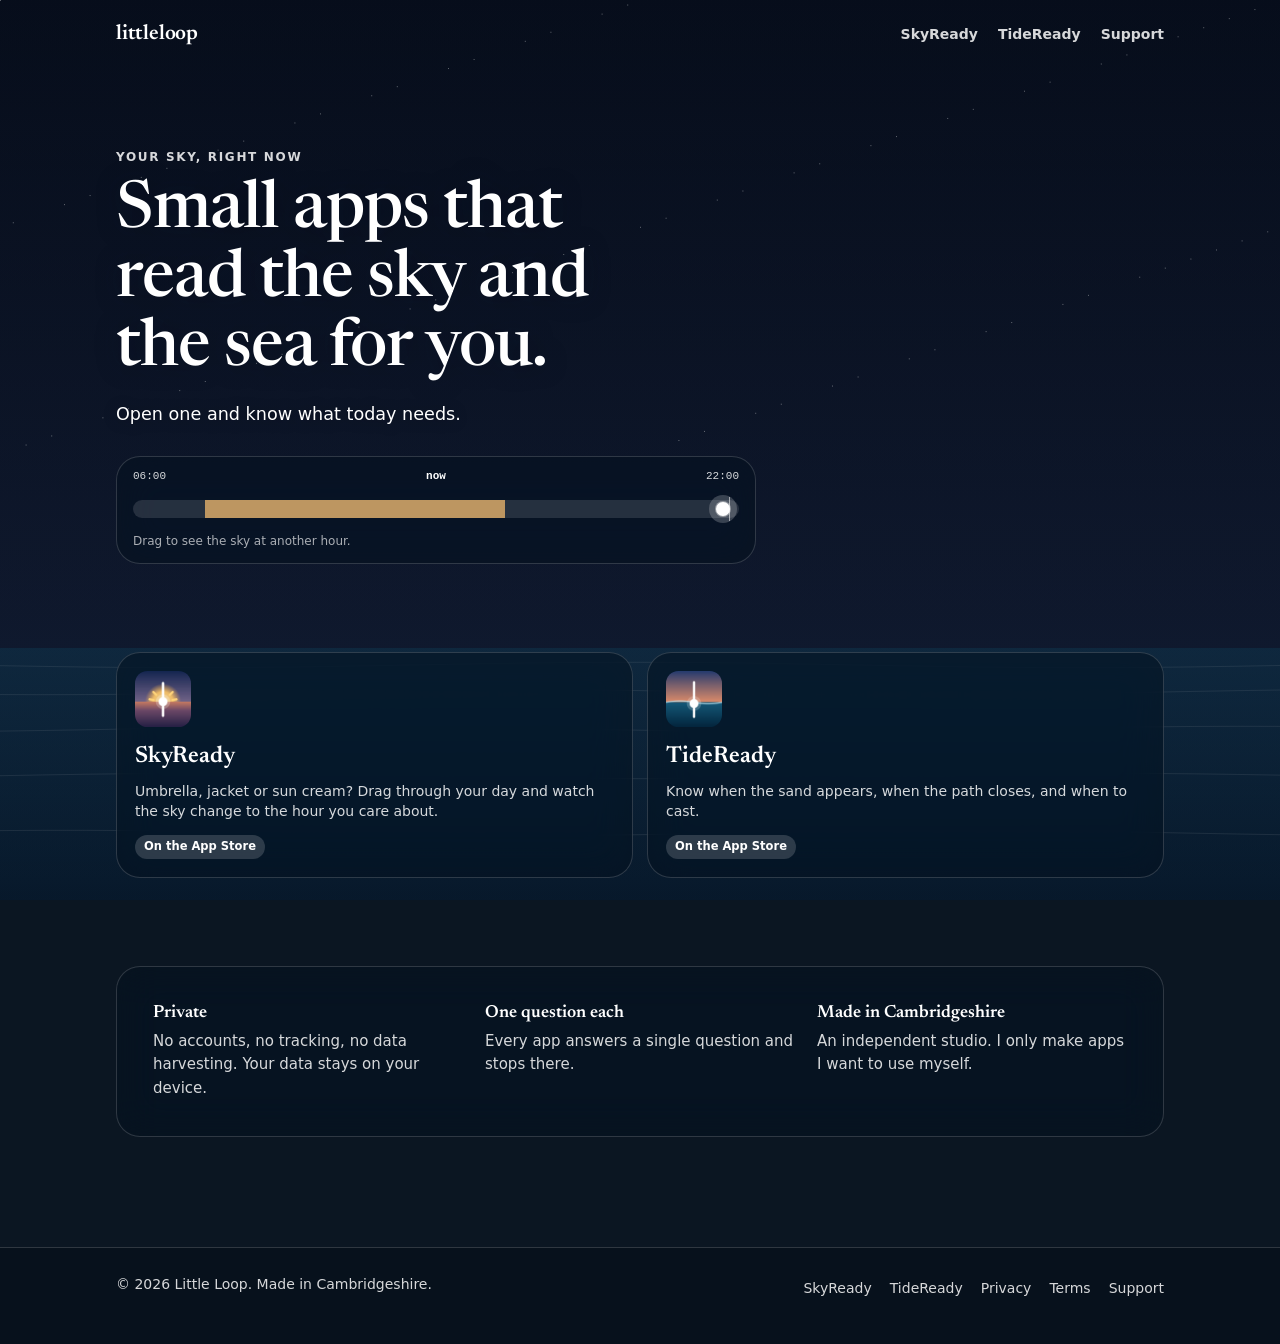
<file: index.html>
<!DOCTYPE html>
<html lang="en">
<head>
    <meta charset="UTF-8">
    <meta name="viewport" content="width=device-width, initial-scale=1.0">
    <title>Little Loop | Small apps, made with care</title>
    <meta name="description" content="Little Loop is an independent studio in Cambridgeshire making small, private iOS apps: SkyReady for the weather and TideReady for the coast.">
    <meta property="og:title" content="Little Loop — Small apps, made with care">
    <meta property="og:description" content="An independent studio making small, private iOS apps that each do one thing well.">
    <meta property="og:type" content="website">
    <meta name="twitter:card" content="summary_large_image">
    <link rel="preconnect" href="https://fonts.googleapis.com">
    <link rel="preconnect" href="https://fonts.gstatic.com" crossorigin>
    <link rel="stylesheet" href="https://fonts.googleapis.com/css2?family=Newsreader:opsz,wght@6..72,500;6..72,600&display=swap">
    <link rel="stylesheet" href="styles.css">
    <meta name="theme-color" content="#0b1622">
    <link rel="icon" type="image/png" sizes="32x32" href="favicon-32.png">
    <link rel="icon" type="image/png" sizes="16x16" href="favicon-16.png">
    <link rel="apple-touch-icon" sizes="180x180" href="apple-touch-icon.png">
    <link rel="canonical" href="https://littleloop.co.uk/">
    <style>
        .home-hero {
            min-height: 72vh;
            min-height: 72dvh;
            display: flex;
            flex-direction: column;
            align-items: center;
            justify-content: center;
            text-align: center;
            padding: var(--sp-10) var(--sp-3) var(--sp-8);
            position: relative;
            overflow: hidden;
            background: linear-gradient(135deg, #d8d0f0 0%, #FFE8D0 35%, #c0dcea 70%, #d4e8f4 100%);
        }

        .home-hero::before {
            content: '';
            position: absolute;
            inset: 0;
            background: radial-gradient(ellipse at 20% 50%, rgba(107, 92, 231, 0.12) 0%, transparent 50%),
                        radial-gradient(ellipse at 80% 30%, rgba(208, 101, 32, 0.1) 0%, transparent 50%),
                        radial-gradient(ellipse at 50% 90%, rgba(11, 61, 107, 0.08) 0%, transparent 50%);
            pointer-events: none;
        }

        .home-hero-content {
            position: relative;
            z-index: 1;
            display: flex;
            flex-direction: column;
            align-items: center;
            text-align: center;
        }

        .home-hero .hero-badge {
            background: rgba(255, 255, 255, 0.45);
            backdrop-filter: blur(8px);
            -webkit-backdrop-filter: blur(8px);
            color: var(--ll-text);
        }

        .home-hero h1 {
            font-size: clamp(2.6rem, 7vw, 4rem);
            font-weight: 700;
            letter-spacing: -0.04em;
            line-height: 1.06;
            margin-bottom: var(--sp-3);
            max-width: 580px;
        }

        .home-hero .subtitle {
            font-size: clamp(0.95rem, 2.2vw, 1.08rem);
            color: #3a3a4e;
            max-width: 440px;
            line-height: 1.65;
            margin-bottom: var(--sp-5);
        }

        .hero-app-icons {
            display: flex;
            justify-content: center;
            gap: var(--sp-3);
        }

        .hero-app-icon {
            transition: transform 0.3s ease;
            text-decoration: none;
        }

        .hero-app-icon:hover {
            transform: translateY(-4px) scale(1.05);
        }

        .hero-app-icon img {
            width: 64px;
            height: 64px;
            border-radius: 22.37%;
            box-shadow: 0 8px 24px rgba(0, 0, 0, 0.14);
        }

        .hero-scroll {
            position: absolute;
            bottom: var(--sp-4);
            left: 50%;
            transform: translateX(-50%);
            z-index: 1;
            opacity: 0.4;
            animation: scrollPulse 2s ease-in-out infinite;
        }

        @keyframes scrollPulse {
            0%, 100% { transform: translateX(-50%) translateY(0); opacity: 0.4; }
            50% { transform: translateX(-50%) translateY(6px); opacity: 0.7; }
        }

        /* App panels */
        .app-panel {
            display: grid;
            grid-template-columns: 1fr 1fr;
            min-height: 400px;
            overflow: hidden;
        }

        .app-panel-content {
            display: flex;
            flex-direction: column;
            justify-content: center;
            padding: var(--sp-8) var(--sp-6);
        }

        .app-panel-content h3 {
            font-size: 1.8rem;
            font-weight: 700;
            letter-spacing: -0.03em;
            margin-bottom: var(--sp-1);
        }

        .app-panel-content p {
            font-size: 0.95rem;
            line-height: 1.6;
            color: var(--ll-text-secondary);
            margin-bottom: var(--sp-3);
            max-width: 380px;
        }

        .app-panel-link {
            display: inline-flex;
            align-items: center;
            gap: 6px;
            font-size: 0.88rem;
            font-weight: 600;
            text-decoration: none;
            transition: gap 0.2s ease;
        }

        .app-panel-link:hover {
            gap: 10px;
        }

        .app-panel-visual {
            display: flex;
            align-items: center;
            justify-content: center;
            gap: var(--sp-2);
            padding: var(--sp-5) var(--sp-3);
            overflow: hidden;
        }

        .app-panel-visual .screenshot-item {
            width: 160px;
        }

        /* Reverse panel: screenshots left, text right */
        .app-panel-reverse {
            grid-template-columns: 1fr 1fr;
        }

        .app-panel-reverse .app-panel-visual {
            order: -1;
        }

        /* Values */
        .values-strip {
            display: grid;
            grid-template-columns: repeat(3, 1fr);
            gap: 0;
        }

        .value-item {
            padding: var(--sp-6) var(--sp-3);
            text-align: center;
        }

        .value-icon {
            width: 48px;
            height: 48px;
            border-radius: var(--radius-sm);
            display: flex;
            align-items: center;
            justify-content: center;
            font-size: 1.4rem;
            margin: 0 auto var(--sp-2);
        }

        .value-item h3 {
            font-size: 0.95rem;
            font-weight: 600;
            margin-bottom: 6px;
            letter-spacing: -0.01em;
        }

        .value-item p {
            font-size: 0.85rem;
            color: var(--ll-text-secondary);
            line-height: 1.55;
            max-width: 240px;
            margin: 0 auto;
        }

        /* About */
        .about-section {
            text-align: center;
            padding: var(--sp-10) var(--sp-3);
            background: linear-gradient(180deg, var(--ll-bg) 0%, #F0EDE8 100%);
        }

        .about-section h2 {
            font-size: 1.5rem;
            font-weight: 700;
            letter-spacing: -0.03em;
            margin-bottom: var(--sp-2);
        }

        .about-section p {
            color: var(--ll-text-secondary);
            font-size: 0.95rem;
            line-height: 1.7;
            max-width: 480px;
            margin: 0 auto var(--sp-1);
        }

        .about-location {
            display: inline-flex;
            align-items: center;
            gap: 6px;
            font-size: 0.82rem;
            color: var(--ll-text-secondary);
            margin-top: var(--sp-2);
        }

        /* Dark mode */
        @media (prefers-color-scheme: dark) {
            .home-hero {
                background: linear-gradient(135deg, #1e1a30 0%, #221a12 35%, #0c1a28 70%, #101e2e 100%);
            }

            .home-hero::before {
                background: radial-gradient(ellipse at 20% 50%, rgba(107, 92, 231, 0.2) 0%, transparent 50%),
                            radial-gradient(ellipse at 80% 30%, rgba(208, 101, 32, 0.15) 0%, transparent 50%),
                            radial-gradient(ellipse at 50% 90%, rgba(11, 61, 107, 0.15) 0%, transparent 50%);
            }

            .home-hero .hero-badge {
                background: rgba(255, 255, 255, 0.1);
                color: var(--ll-text);
            }

            .home-hero .subtitle {
                color: var(--ll-text-secondary);
            }

            .home-hero .hero-scroll svg {
                stroke: var(--ll-text);
            }

            .app-panel[style*="e8e0ff"] {
                background: linear-gradient(160deg, #1e1a30 0%, #1a1828 100%) !important;
            }

            .app-panel[style*="e8e0ff"] .app-panel-visual {
                background: rgba(107, 92, 231, 0.08) !important;
            }

            .app-panel[style*="FFF0DC"] {
                background: linear-gradient(160deg, #251c14 0%, #201810 100%) !important;
            }

            .app-panel[style*="FFF0DC"] .app-panel-visual {
                background: rgba(208, 101, 32, 0.08) !important;
            }

            .app-panel[style*="d4e8f4"] {
                background: linear-gradient(160deg, #101e2e 0%, #0c1824 100%) !important;
            }

            .app-panel[style*="d4e8f4"] .app-panel-visual {
                background: rgba(11, 61, 107, 0.08) !important;
            }

            .app-panel[style*="d4e8f4"] .app-panel-visual p[style*="color: #0B3D6B"] {
                color: #6ba8d0 !important;
            }

            .value-item[style*="f0ecf8"] {
                background: rgba(107, 92, 231, 0.08) !important;
            }

            .value-item[style*="FFF5EC"] {
                background: rgba(208, 101, 32, 0.06) !important;
            }

            .value-item[style*="E8F4F8"] {
                background: rgba(11, 61, 107, 0.08) !important;
            }

            .about-section {
                background: linear-gradient(180deg, var(--ll-bg) 0%, #18181e 100%);
            }
        }

        @media (max-width: 768px) {
            .app-panel,
            .app-panel-reverse {
                grid-template-columns: 1fr;
                min-height: auto;
            }

            .app-panel-reverse .app-panel-visual {
                order: 0;
            }

            .app-panel-content {
                padding: var(--sp-6) var(--sp-3) var(--sp-3);
            }

            .app-panel-visual {
                padding: var(--sp-3) var(--sp-3) var(--sp-6);
            }

            .app-panel-visual .screenshot-item {
                width: 130px;
            }

            .values-strip {
                grid-template-columns: 1fr;
            }

            .hero-app-icon img {
                width: 56px;
                height: 56px;
            }
        }
    </style>
</head>
<body>
<canvas id="sky" aria-hidden="true"></canvas>
<a class="skip" href="#main">Skip to content</a>
<header class="nav"><div class="nav-in">
    <a class="brand" href="index.html">littleloop</a>
    <nav aria-label="Main"><a href="skyready.html">SkyReady</a><a href="tideready.html">TideReady</a><a href="support.html">Support</a></nav>
</div></header>
<main id="main">
<section class="wrap hero">
  <div class="copy">
    <div class="kicker" id="sk">Your sky, right now</div>
    <h1>Small apps that read the sky and the sea for you.</h1>
    <p class="lede">Open one and know what today needs.</p>
  </div>
  <div class="band glass">
    <div class="lab"><span>06:00</span><span id="stime">now</span><span>22:00</span></div>
    <div class="track">
      <div class="rail"><div class="day" id="sday"></div></div>
      <i class="nowtick" id="snow"></i>
      <input type="range" id="srange" min="6" max="22" step="0.25" value="12" aria-label="Drag through the day">
    </div>
    <div class="hint">Drag to see the sky at another hour.</div>
  </div>
</section>

<section class="wrap block">
  <div class="apps">
    <a class="app glass" href="skyready.html"><img src="images/icon-skyready.png" alt="" width="56" height="56"><b>SkyReady</b><span class="d">Umbrella, jacket or sun cream? Drag through your day and watch the sky change to the hour you care about.</span><span class="st">On the App Store</span></a>
    <a class="app glass" href="tideready.html"><img src="images/icon-tideready.png" alt="" width="56" height="56"><b>TideReady</b><span class="d">Know when the sand appears, when the path closes, and when to cast.</span><span class="st">On the App Store</span></a>
  </div>
</section>

<section class="wrap block">
  <div class="glass panel pillars">
    <div><h3>Private</h3><p>No accounts, no tracking, no data harvesting. Your data stays on your device.</p></div>
    <div><h3>One question each</h3><p>Every app answers a single question and stops there.</p></div>
    <div><h3>Made in Cambridgeshire</h3><p>An independent studio. I only make apps I want to use myself.</p></div>
  </div>
</section>
</main>
<footer><div class="wrap">
    <span class="copy">&copy; 2026 Little Loop. Made in Cambridgeshire.</span>
    <nav aria-label="Footer"><a href="skyready.html">SkyReady</a><a href="tideready.html">TideReady</a><a href="privacy.html">Privacy</a><a href="terms.html">Terms</a><a href="support.html">Support</a></nav>
</div></footer>
<script src="sky.js"></script>
</body>
</html>
</file>
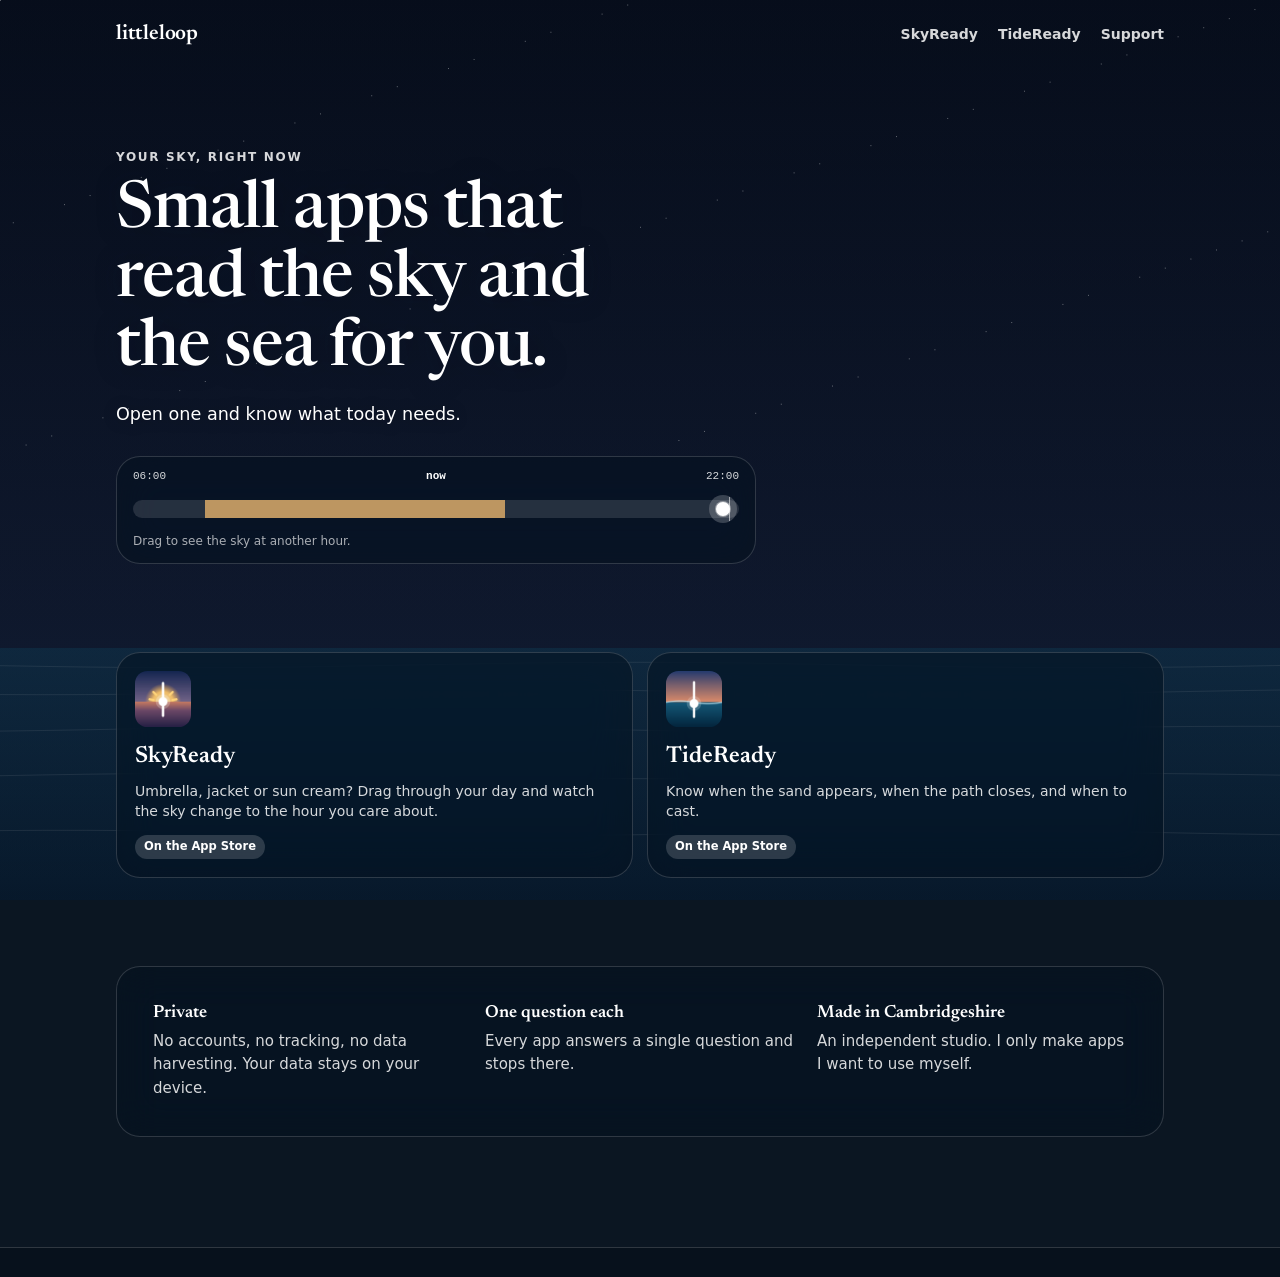
<file: frame.html>
<!DOCTYPE html>
<html lang="en">
<head>
    <meta charset="UTF-8">
    <meta name="robots" content="noindex">
    <meta http-equiv="refresh" content="0; url=index.html">
    <link rel="canonical" href="index.html">
    <title>Little Loop</title>
</head>
<body>
    <p><a href="index.html">Little Loop</a></p>
</body>
</html>
</file>
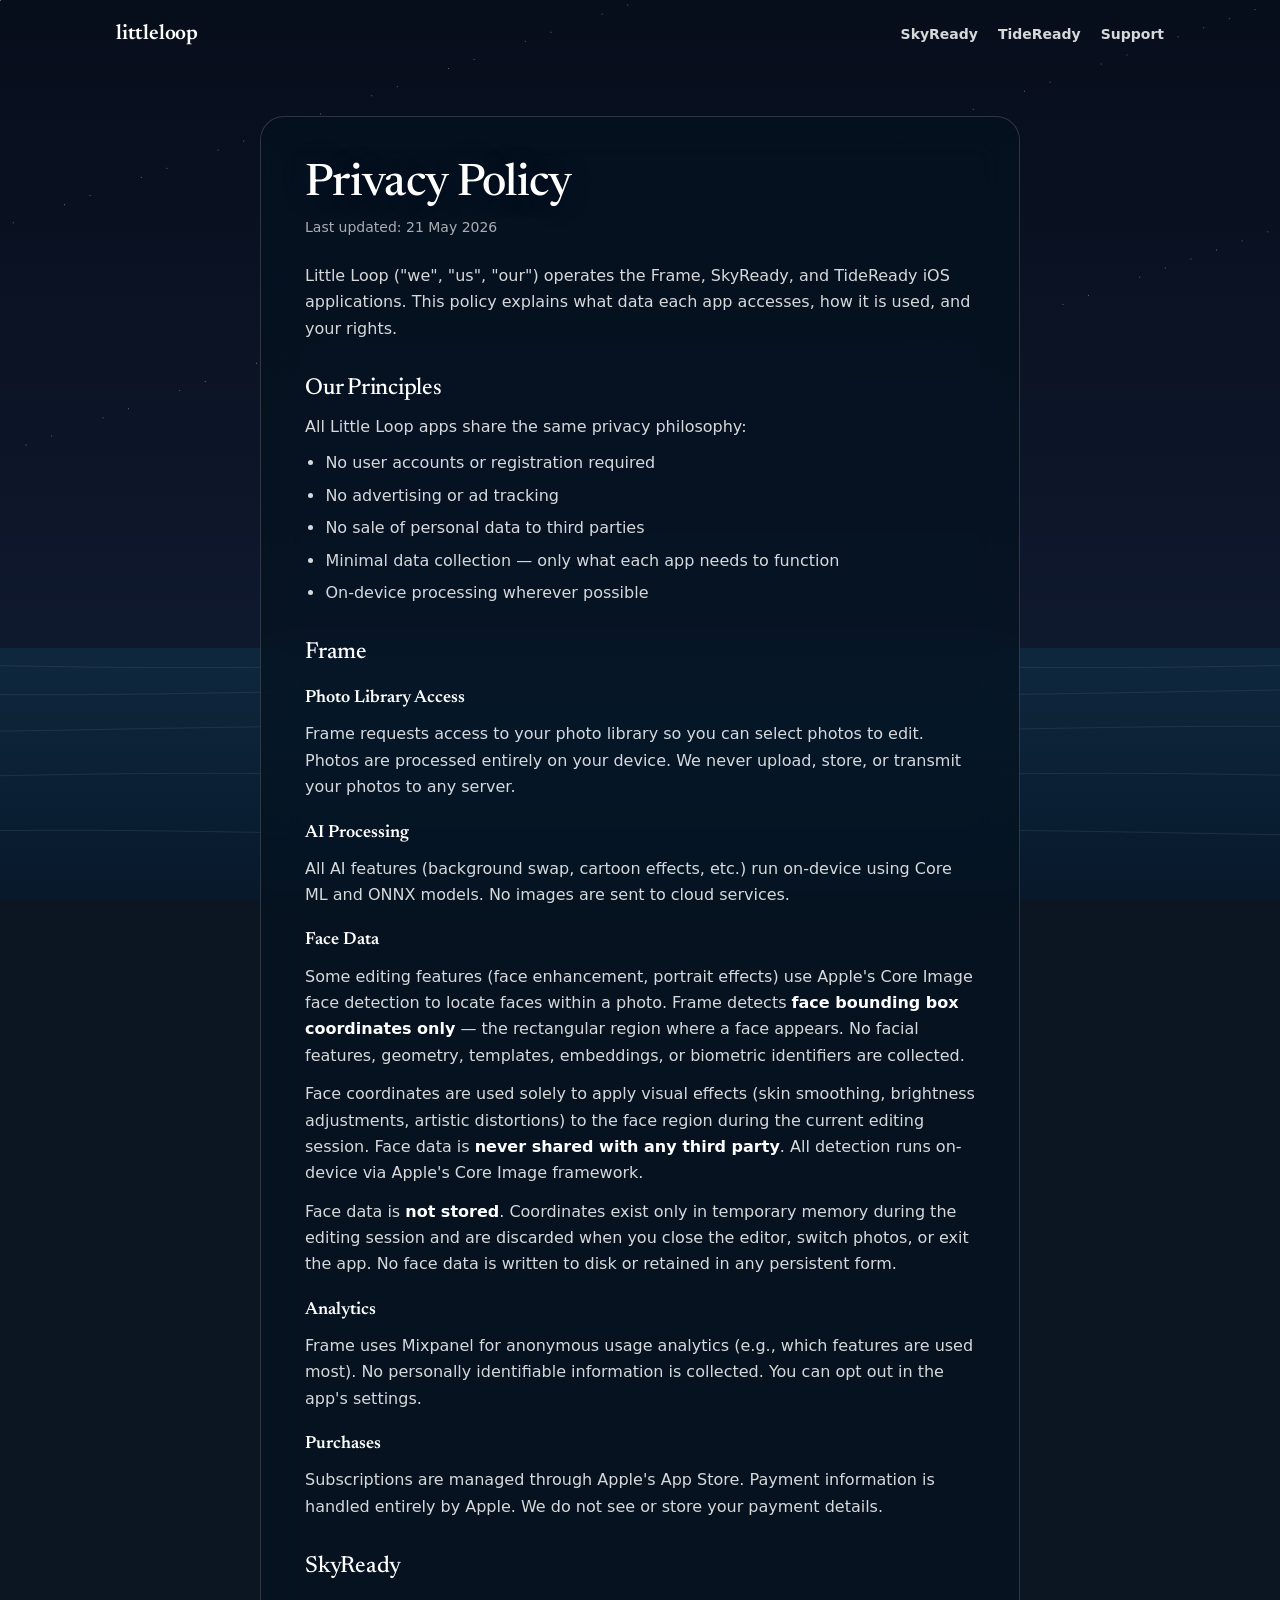
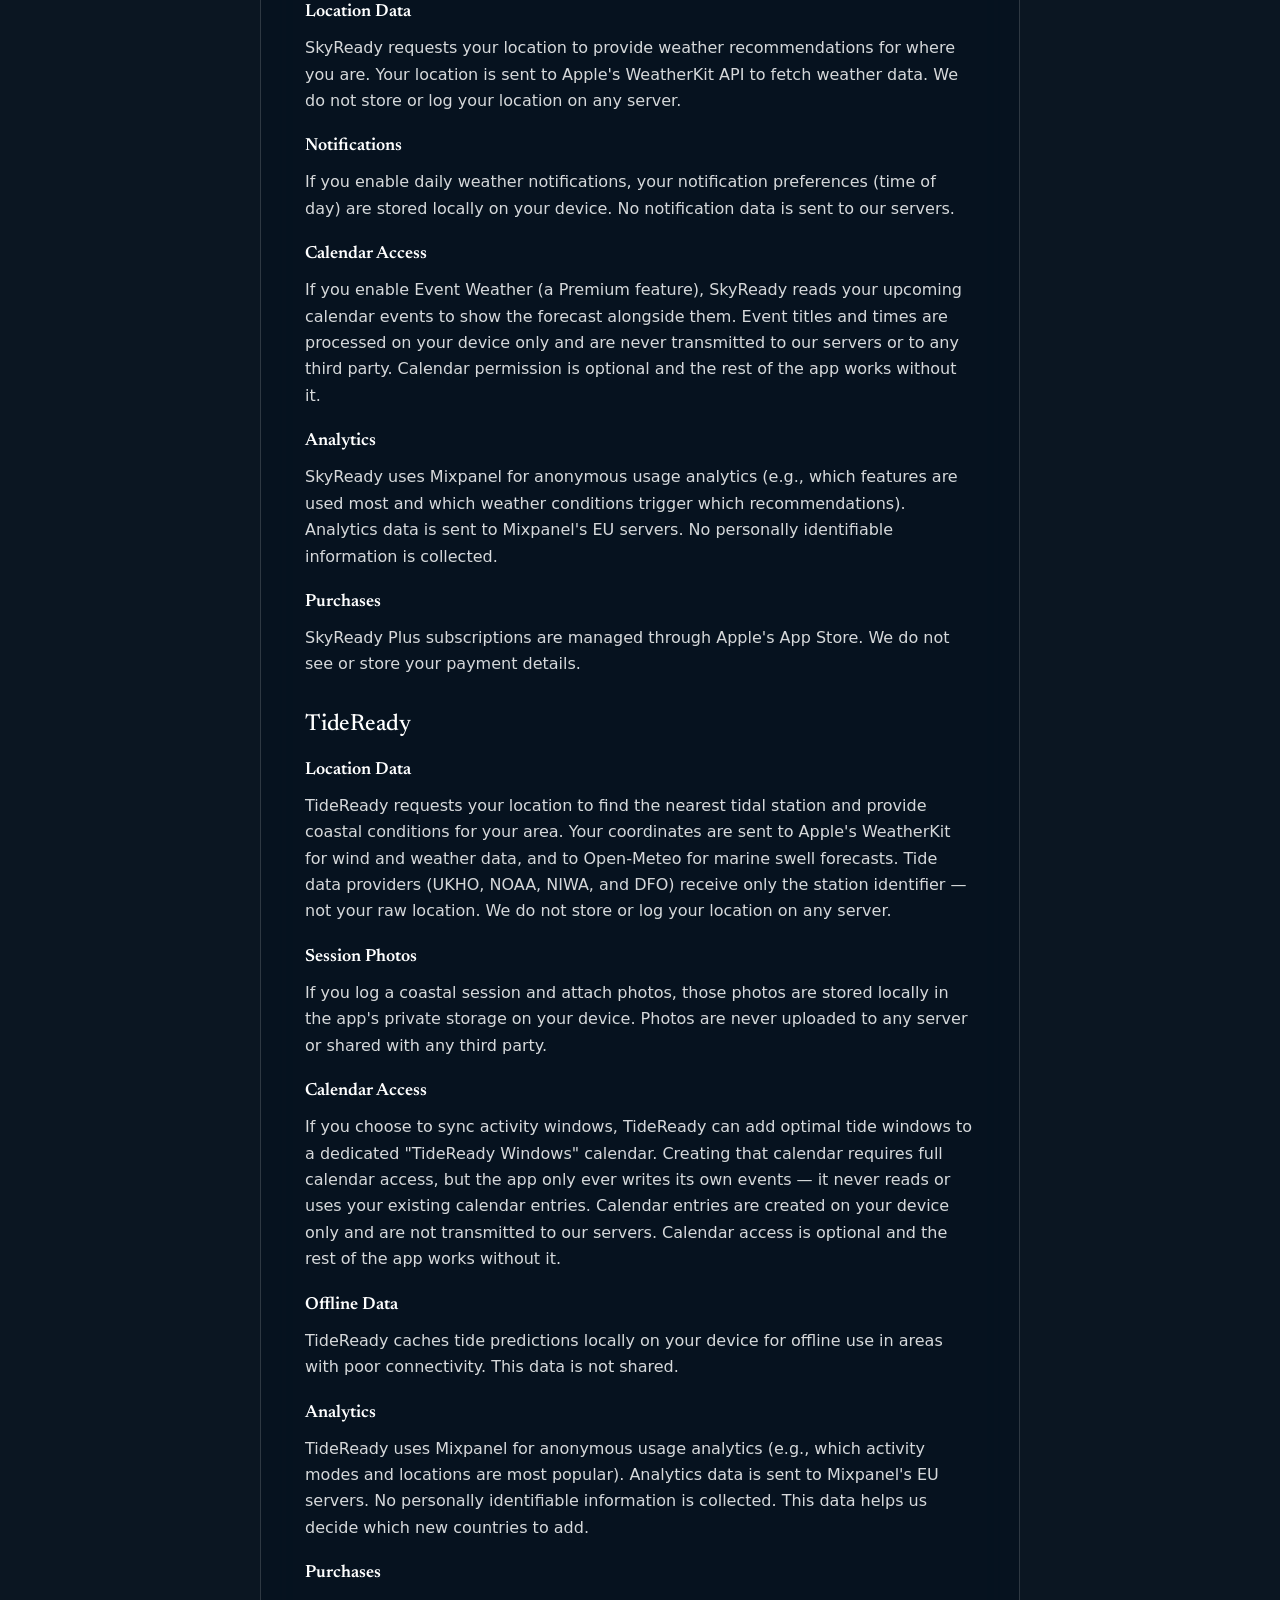
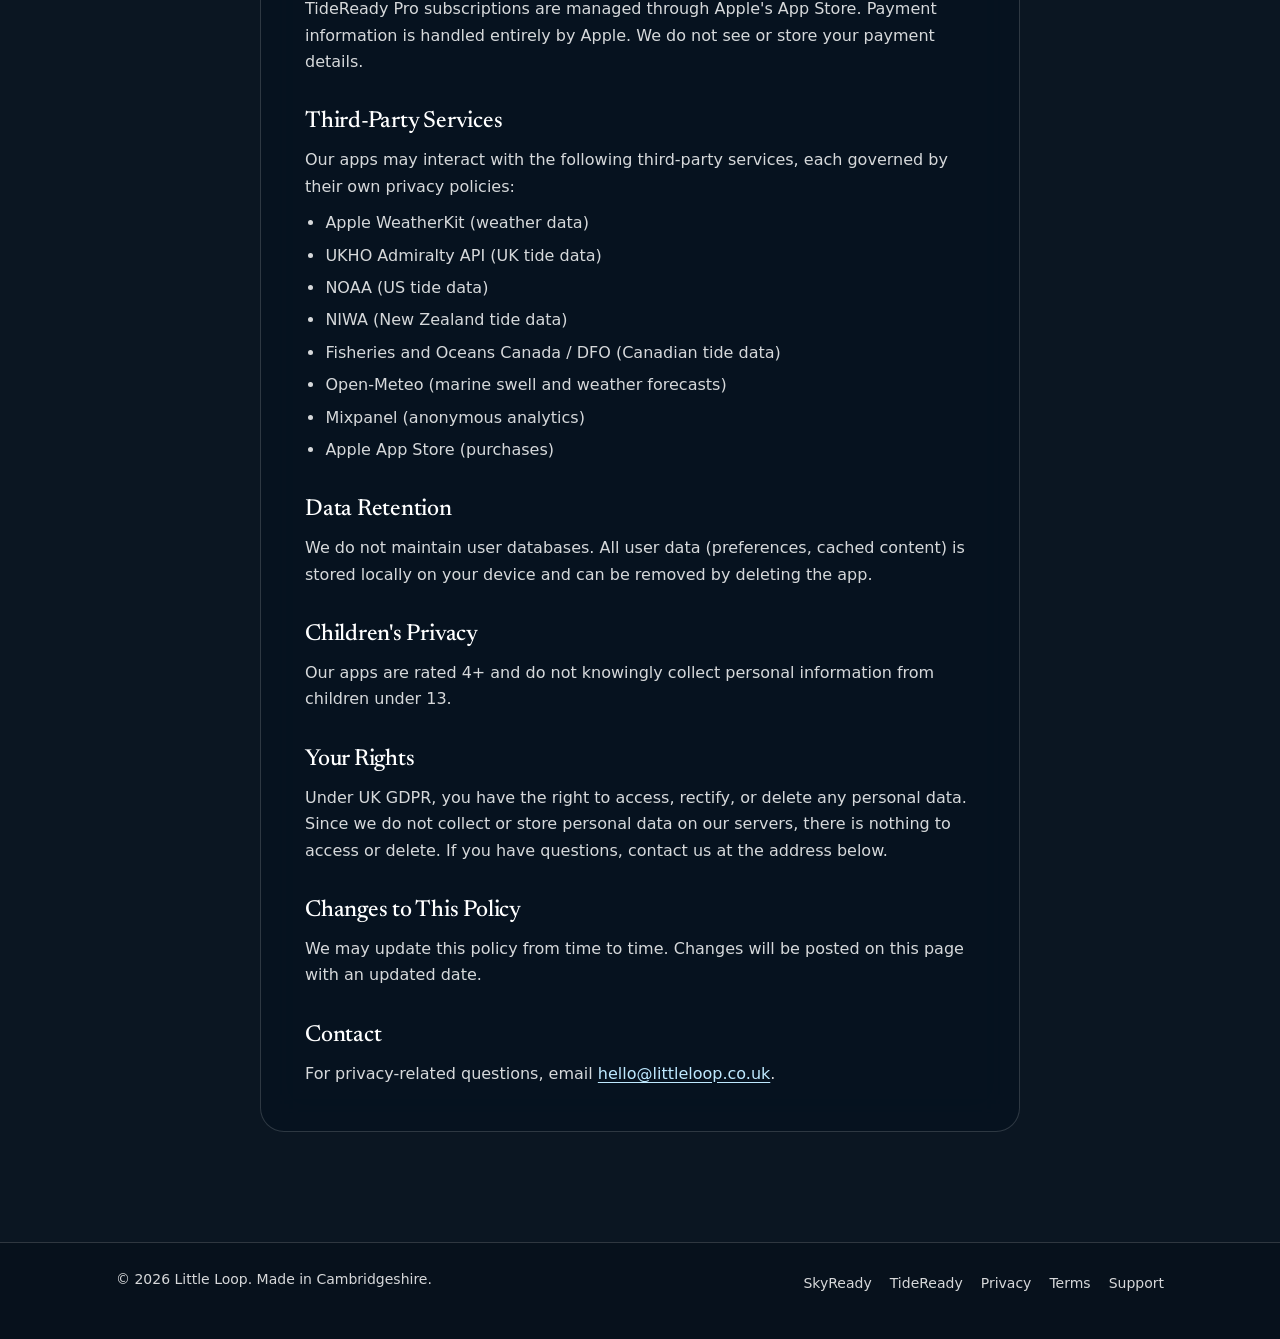
<file: privacy.html>
<!DOCTYPE html>
<html lang="en">
<head>
    <meta charset="UTF-8">
    <meta name="viewport" content="width=device-width, initial-scale=1.0">
    <title>Privacy Policy | Little Loop</title>
    <meta name="description" content="Privacy policy for Little Loop apps: Frame, SkyReady, and TideReady.">
    <meta property="og:title" content="Privacy Policy | Little Loop">
    <meta property="og:description" content="Privacy policy for Little Loop apps: Frame, SkyReady, and TideReady.">
    <meta property="og:type" content="website">
    <meta name="twitter:card" content="summary">
    <link rel="preconnect" href="https://fonts.googleapis.com">
    <link rel="preconnect" href="https://fonts.gstatic.com" crossorigin>
    <link rel="stylesheet" href="https://fonts.googleapis.com/css2?family=Newsreader:opsz,wght@6..72,500;6..72,600&display=swap">
    <link rel="stylesheet" href="styles.css">
    <meta name="theme-color" content="#0b1622">
    <link rel="icon" type="image/png" sizes="32x32" href="favicon-32.png">
    <link rel="icon" type="image/png" sizes="16x16" href="favicon-16.png">
    <link rel="apple-touch-icon" sizes="180x180" href="apple-touch-icon.png">
    <link rel="canonical" href="https://littleloop.co.uk/privacy.html">
</head>
<body>
<canvas id="sky" aria-hidden="true"></canvas>
<a class="skip" href="#main">Skip to content</a>
<header class="nav"><div class="nav-in">
    <a class="brand" href="index.html">littleloop</a>
    <nav aria-label="Main"><a href="skyready.html">SkyReady</a><a href="tideready.html">TideReady</a><a href="support.html">Support</a></nav>
</div></header>
<main id="main" class="wrap page">
<div class="legal glass">
        <h1>Privacy Policy</h1>
        <p class="last-updated">Last updated: 21 May 2026</p>

        <p>Little Loop ("we", "us", "our") operates the Frame, SkyReady, and TideReady iOS applications. This policy explains what data each app accesses, how it is used, and your rights.</p>

        <h2>Our Principles</h2>
        <p>All Little Loop apps share the same privacy philosophy:</p>
        <ul>
            <li>No user accounts or registration required</li>
            <li>No advertising or ad tracking</li>
            <li>No sale of personal data to third parties</li>
            <li>Minimal data collection — only what each app needs to function</li>
            <li>On-device processing wherever possible</li>
        </ul>

        <h2>Frame</h2>
        <h3>Photo Library Access</h3>
        <p>Frame requests access to your photo library so you can select photos to edit. Photos are processed entirely on your device. We never upload, store, or transmit your photos to any server.</p>
        <h3>AI Processing</h3>
        <p>All AI features (background swap, cartoon effects, etc.) run on-device using Core ML and ONNX models. No images are sent to cloud services.</p>
        <h3>Face Data</h3>
        <p>Some editing features (face enhancement, portrait effects) use Apple's Core Image face detection to locate faces within a photo. Frame detects <strong>face bounding box coordinates only</strong> — the rectangular region where a face appears. No facial features, geometry, templates, embeddings, or biometric identifiers are collected.</p>
        <p>Face coordinates are used solely to apply visual effects (skin smoothing, brightness adjustments, artistic distortions) to the face region during the current editing session. Face data is <strong>never shared with any third party</strong>. All detection runs on-device via Apple's Core Image framework.</p>
        <p>Face data is <strong>not stored</strong>. Coordinates exist only in temporary memory during the editing session and are discarded when you close the editor, switch photos, or exit the app. No face data is written to disk or retained in any persistent form.</p>
        <h3>Analytics</h3>
        <p>Frame uses Mixpanel for anonymous usage analytics (e.g., which features are used most). No personally identifiable information is collected. You can opt out in the app's settings.</p>
        <h3>Purchases</h3>
        <p>Subscriptions are managed through Apple's App Store. Payment information is handled entirely by Apple. We do not see or store your payment details.</p>

        <h2>SkyReady</h2>
        <h3>Location Data</h3>
        <p>SkyReady requests your location to provide weather recommendations for where you are. Your location is sent to Apple's WeatherKit API to fetch weather data. We do not store or log your location on any server.</p>
        <h3>Notifications</h3>
        <p>If you enable daily weather notifications, your notification preferences (time of day) are stored locally on your device. No notification data is sent to our servers.</p>
        <h3>Calendar Access</h3>
        <p>If you enable Event Weather (a Premium feature), SkyReady reads your upcoming calendar events to show the forecast alongside them. Event titles and times are processed on your device only and are never transmitted to our servers or to any third party. Calendar permission is optional and the rest of the app works without it.</p>
        <h3>Analytics</h3>
        <p>SkyReady uses Mixpanel for anonymous usage analytics (e.g., which features are used most and which weather conditions trigger which recommendations). Analytics data is sent to Mixpanel's EU servers. No personally identifiable information is collected.</p>
        <h3>Purchases</h3>
        <p>SkyReady Plus subscriptions are managed through Apple's App Store. We do not see or store your payment details.</p>

        <h2 id="tideready">TideReady</h2>
        <h3>Location Data</h3>
        <p>TideReady requests your location to find the nearest tidal station and provide coastal conditions for your area. Your coordinates are sent to Apple's WeatherKit for wind and weather data, and to Open-Meteo for marine swell forecasts. Tide data providers (UKHO, NOAA, NIWA, and DFO) receive only the station identifier — not your raw location. We do not store or log your location on any server.</p>
        <h3>Session Photos</h3>
        <p>If you log a coastal session and attach photos, those photos are stored locally in the app's private storage on your device. Photos are never uploaded to any server or shared with any third party.</p>
        <h3>Calendar Access</h3>
        <p>If you choose to sync activity windows, TideReady can add optimal tide windows to a dedicated "TideReady Windows" calendar. Creating that calendar requires full calendar access, but the app only ever writes its own events — it never reads or uses your existing calendar entries. Calendar entries are created on your device only and are not transmitted to our servers. Calendar access is optional and the rest of the app works without it.</p>
        <h3>Offline Data</h3>
        <p>TideReady caches tide predictions locally on your device for offline use in areas with poor connectivity. This data is not shared.</p>
        <h3>Analytics</h3>
        <p>TideReady uses Mixpanel for anonymous usage analytics (e.g., which activity modes and locations are most popular). Analytics data is sent to Mixpanel's EU servers. No personally identifiable information is collected. This data helps us decide which new countries to add.</p>
        <h3>Purchases</h3>
        <p>TideReady Pro subscriptions are managed through Apple's App Store. Payment information is handled entirely by Apple. We do not see or store your payment details.</p>

        <h2>Third-Party Services</h2>
        <p>Our apps may interact with the following third-party services, each governed by their own privacy policies:</p>
        <ul>
            <li>Apple WeatherKit (weather data)</li>
            <li>UKHO Admiralty API (UK tide data)</li>
            <li>NOAA (US tide data)</li>
            <li>NIWA (New Zealand tide data)</li>
            <li>Fisheries and Oceans Canada / DFO (Canadian tide data)</li>
            <li>Open-Meteo (marine swell and weather forecasts)</li>
            <li>Mixpanel (anonymous analytics)</li>
            <li>Apple App Store (purchases)</li>
        </ul>

        <h2>Data Retention</h2>
        <p>We do not maintain user databases. All user data (preferences, cached content) is stored locally on your device and can be removed by deleting the app.</p>

        <h2>Children's Privacy</h2>
        <p>Our apps are rated 4+ and do not knowingly collect personal information from children under 13.</p>

        <h2>Your Rights</h2>
        <p>Under UK GDPR, you have the right to access, rectify, or delete any personal data. Since we do not collect or store personal data on our servers, there is nothing to access or delete. If you have questions, contact us at the address below.</p>

        <h2>Changes to This Policy</h2>
        <p>We may update this policy from time to time. Changes will be posted on this page with an updated date.</p>

        <h2>Contact</h2>
        <p>For privacy-related questions, email <a href="mailto:hello@littleloop.co.uk">hello@littleloop.co.uk</a>.</p>
    </div>
</main>
<footer><div class="wrap">
    <span class="copy">&copy; 2026 Little Loop. Made in Cambridgeshire.</span>
    <nav aria-label="Footer"><a href="skyready.html">SkyReady</a><a href="tideready.html">TideReady</a><a href="privacy.html">Privacy</a><a href="terms.html">Terms</a><a href="support.html">Support</a></nav>
</div></footer>
<script src="sky.js"></script>
</body>
</html>
</file>
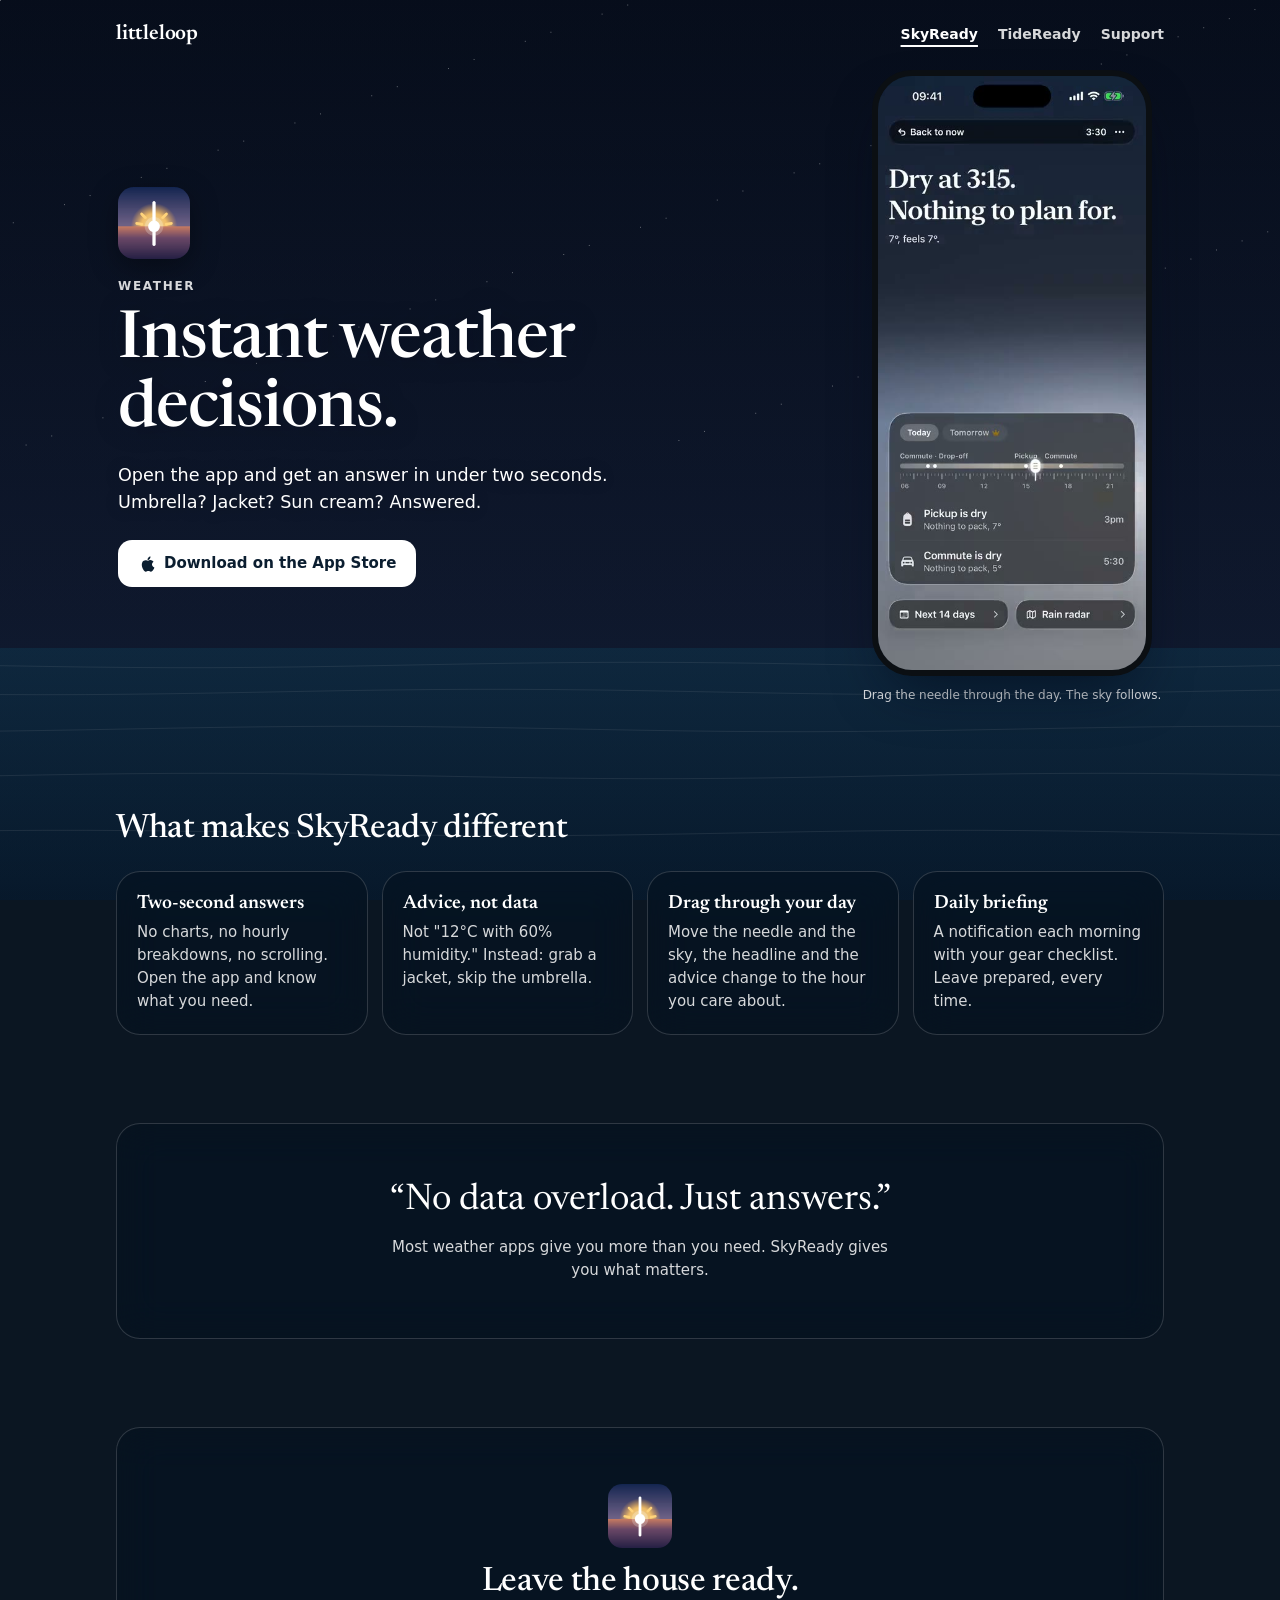
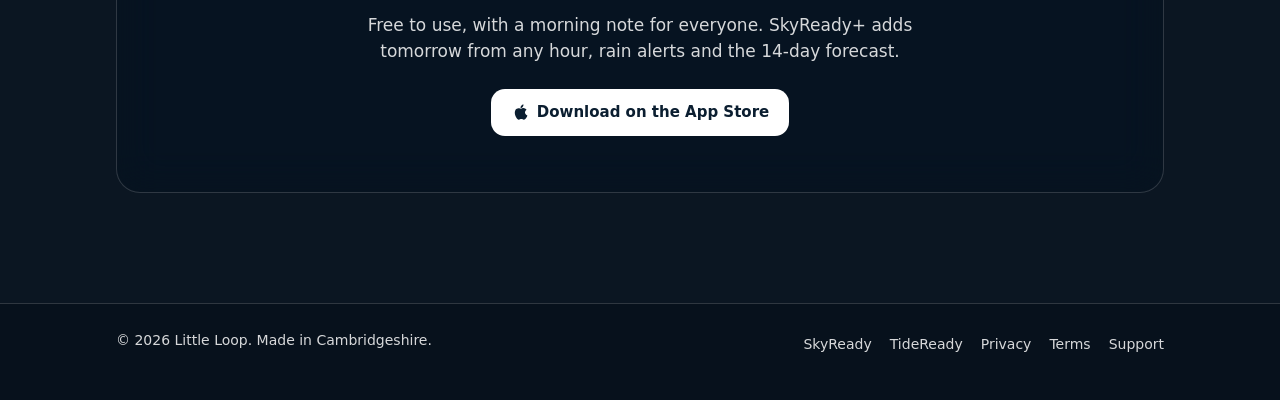
<file: skyready.html>
<!DOCTYPE html>
<html lang="en">
<head>
    <meta charset="UTF-8">
    <meta name="viewport" content="width=device-width, initial-scale=1.0">
    <title>SkyReady | Little Loop</title>
    <meta name="description" content="Weather advice, not weather data. Know what you need before you leave the house: umbrella, jacket or sun cream.">
    <meta property="og:title" content="SkyReady — Weather Decisions Made Simple">
    <meta property="og:description" content="Open the app and get an answer in under two seconds. Umbrella? Jacket? Sun cream? Answered.">
    <meta property="og:type" content="website">
    <meta name="twitter:card" content="summary_large_image">
    <link rel="preconnect" href="https://fonts.googleapis.com">
    <link rel="preconnect" href="https://fonts.gstatic.com" crossorigin>
    <link rel="stylesheet" href="https://fonts.googleapis.com/css2?family=Newsreader:opsz,wght@6..72,500;6..72,600&display=swap">
    <link rel="stylesheet" href="styles.css">
    <meta name="theme-color" content="#0b1622">
    <link rel="icon" type="image/png" sizes="32x32" href="favicon-32.png">
    <link rel="icon" type="image/png" sizes="16x16" href="favicon-16.png">
    <link rel="apple-touch-icon" sizes="180x180" href="apple-touch-icon.png">
    <link rel="canonical" href="https://littleloop.co.uk/skyready.html">
</head>
<body>
<canvas id="sky" aria-hidden="true"></canvas>
<a class="skip" href="#main">Skip to content</a>
<header class="nav"><div class="nav-in">
    <a class="brand" href="index.html">littleloop</a>
    <nav aria-label="Main"><a href="skyready.html" aria-current="page">SkyReady</a><a href="tideready.html">TideReady</a><a href="support.html">Support</a></nav>
</div></header>
<main id="main">
<section class="wrap hero app">
  <div class="copy">
    <img class="appicon" src="images/icon-skyready.png" alt="SkyReady app icon" width="72" height="72">
    <div class="kicker">Weather</div>
    <h1>Instant weather decisions.</h1>
    <p class="lede">Open the app and get an answer in under two seconds. Umbrella? Jacket? Sun cream? Answered.</p>
    <a href="https://apps.apple.com/app/skyready/id6759346584" class="badge"><svg viewBox="0 0 20 20" aria-hidden="true"><path d="M15.5 10.6c0-2.1 1.7-3.1 1.8-3.2-1-1.4-2.5-1.6-3-1.7-1.3-.1-2.5.8-3.1.8-.7 0-1.7-.7-2.8-.7-1.4 0-2.8.8-3.5 2.1-1.5 2.6-.4 6.5 1.1 8.6.7 1 1.6 2.2 2.7 2.1 1.1 0 1.5-.7 2.8-.7 1.3 0 1.6.7 2.8.7 1.2 0 2-1 2.7-2.1.9-1.2 1.2-2.4 1.2-2.5-.1 0-2.7-1.3-2.7-3.4zM13 4.5c.6-.7 1-1.7.9-2.7-0.9 0-1.9.6-2.5 1.3-.6.6-.9 1.6-.8 2.6 1 .1 1.8-.5 2.4-1.2z"/></svg>Download on the App Store</a>
  </div>
  <div class="phone-col">
    <div class="phone"><video data-loop autoplay muted loop playsinline preload="metadata" poster="images/skyready-poster.jpg" aria-label="Recording of SkyReady: the needle glides through the day and the sky changes with it"><source src="images/skyready.mp4" type="video/mp4"></video></div>
    <p class="vcap">Drag the needle through the day. The sky follows.</p>
  </div>
</section>
<section class="wrap block"><div class="head"><h2>What makes SkyReady different</h2></div><div class="grid"><div class="glass card"><h3>Two-second answers</h3><p>No charts, no hourly breakdowns, no scrolling. Open the app and know what you need.</p></div><div class="glass card"><h3>Advice, not data</h3><p>Not "12°C with 60% humidity." Instead: grab a jacket, skip the umbrella.</p></div><div class="glass card"><h3>Drag through your day</h3><p>Move the needle and the sky, the headline and the advice change to the hour you care about.</p></div><div class="glass card"><h3>Daily briefing</h3><p>A notification each morning with your gear checklist. Leave prepared, every time.</p></div></div></section>
<section class="wrap block"><div class="glass quote"><blockquote>&ldquo;No data overload. Just answers.&rdquo;</blockquote><cite>Most weather apps give you more than you need. SkyReady gives you what matters.</cite></div></section>
<section class="wrap block"><div class="glass closing"><img src="images/icon-skyready.png" alt="SkyReady app icon" width="64" height="64"><h2>Leave the house ready.</h2><p>Free to use, with a morning note for everyone. SkyReady+ adds tomorrow from any hour, rain alerts and the 14-day forecast.</p><a href="https://apps.apple.com/app/skyready/id6759346584" class="badge"><svg viewBox="0 0 20 20" aria-hidden="true"><path d="M15.5 10.6c0-2.1 1.7-3.1 1.8-3.2-1-1.4-2.5-1.6-3-1.7-1.3-.1-2.5.8-3.1.8-.7 0-1.7-.7-2.8-.7-1.4 0-2.8.8-3.5 2.1-1.5 2.6-.4 6.5 1.1 8.6.7 1 1.6 2.2 2.7 2.1 1.1 0 1.5-.7 2.8-.7 1.3 0 1.6.7 2.8.7 1.2 0 2-1 2.7-2.1.9-1.2 1.2-2.4 1.2-2.5-.1 0-2.7-1.3-2.7-3.4zM13 4.5c.6-.7 1-1.7.9-2.7-0.9 0-1.9.6-2.5 1.3-.6.6-.9 1.6-.8 2.6 1 .1 1.8-.5 2.4-1.2z"/></svg>Download on the App Store</a></div></section>
</main>
<footer><div class="wrap">
    <span class="copy">&copy; 2026 Little Loop. Made in Cambridgeshire.</span>
    <nav aria-label="Footer"><a href="skyready.html">SkyReady</a><a href="tideready.html">TideReady</a><a href="privacy.html">Privacy</a><a href="terms.html">Terms</a><a href="support.html">Support</a></nav>
</div></footer>
<script src="sky.js"></script>
</body>
</html>
</file>
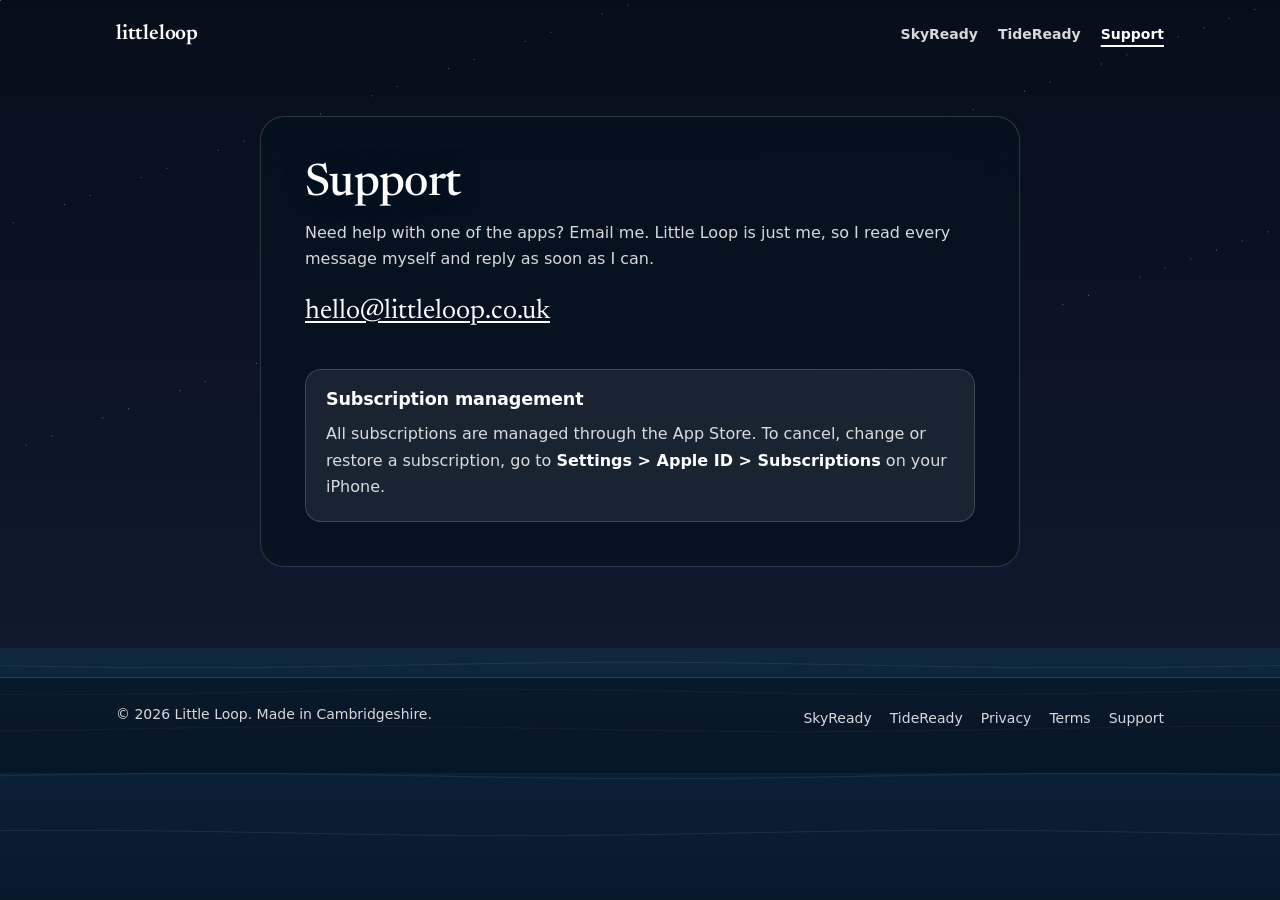
<file: support.html>
<!DOCTYPE html>
<html lang="en">
<head>
    <meta charset="UTF-8">
    <meta name="viewport" content="width=device-width, initial-scale=1.0">
    <title>Support | Little Loop</title>
    <meta name="description" content="Get help with SkyReady or TideReady. Contact Little Loop support.">
    <meta property="og:title" content="Support | Little Loop">
    <meta property="og:description" content="Get help with SkyReady or TideReady. Contact Little Loop support.">
    <meta property="og:type" content="website">
    <meta name="twitter:card" content="summary">
    <link rel="preconnect" href="https://fonts.googleapis.com">
    <link rel="preconnect" href="https://fonts.gstatic.com" crossorigin>
    <link rel="stylesheet" href="https://fonts.googleapis.com/css2?family=Newsreader:opsz,wght@6..72,500;6..72,600&display=swap">
    <link rel="stylesheet" href="styles.css">
    <meta name="theme-color" content="#0b1622">
    <link rel="icon" type="image/png" sizes="32x32" href="favicon-32.png">
    <link rel="icon" type="image/png" sizes="16x16" href="favicon-16.png">
    <link rel="apple-touch-icon" sizes="180x180" href="apple-touch-icon.png">
    <link rel="canonical" href="https://littleloop.co.uk/support.html">
</head>
<body>
<canvas id="sky" aria-hidden="true"></canvas>
<a class="skip" href="#main">Skip to content</a>
<header class="nav"><div class="nav-in">
    <a class="brand" href="index.html">littleloop</a>
    <nav aria-label="Main"><a href="skyready.html">SkyReady</a><a href="tideready.html">TideReady</a><a href="support.html" aria-current="page">Support</a></nav>
</div></header>
<main id="main" class="wrap page">
<div class="support glass">
    <h1>Support</h1>
    <p>Need help with one of the apps? Email me. Little Loop is just me, so I read every message myself and reply as soon as I can.</p>
    <a href="mailto:hello@littleloop.co.uk" class="email">hello@littleloop.co.uk</a>
    <div class="note">
        <h2>Subscription management</h2>
        <p>All subscriptions are managed through the App Store. To cancel, change or restore a subscription, go to <strong>Settings &gt; Apple ID &gt; Subscriptions</strong> on your iPhone.</p>
    </div>
</div>
</main>
<footer><div class="wrap">
    <span class="copy">&copy; 2026 Little Loop. Made in Cambridgeshire.</span>
    <nav aria-label="Footer"><a href="skyready.html">SkyReady</a><a href="tideready.html">TideReady</a><a href="privacy.html">Privacy</a><a href="terms.html">Terms</a><a href="support.html">Support</a></nav>
</div></footer>
<script src="sky.js"></script>
</body>
</html>
</file>
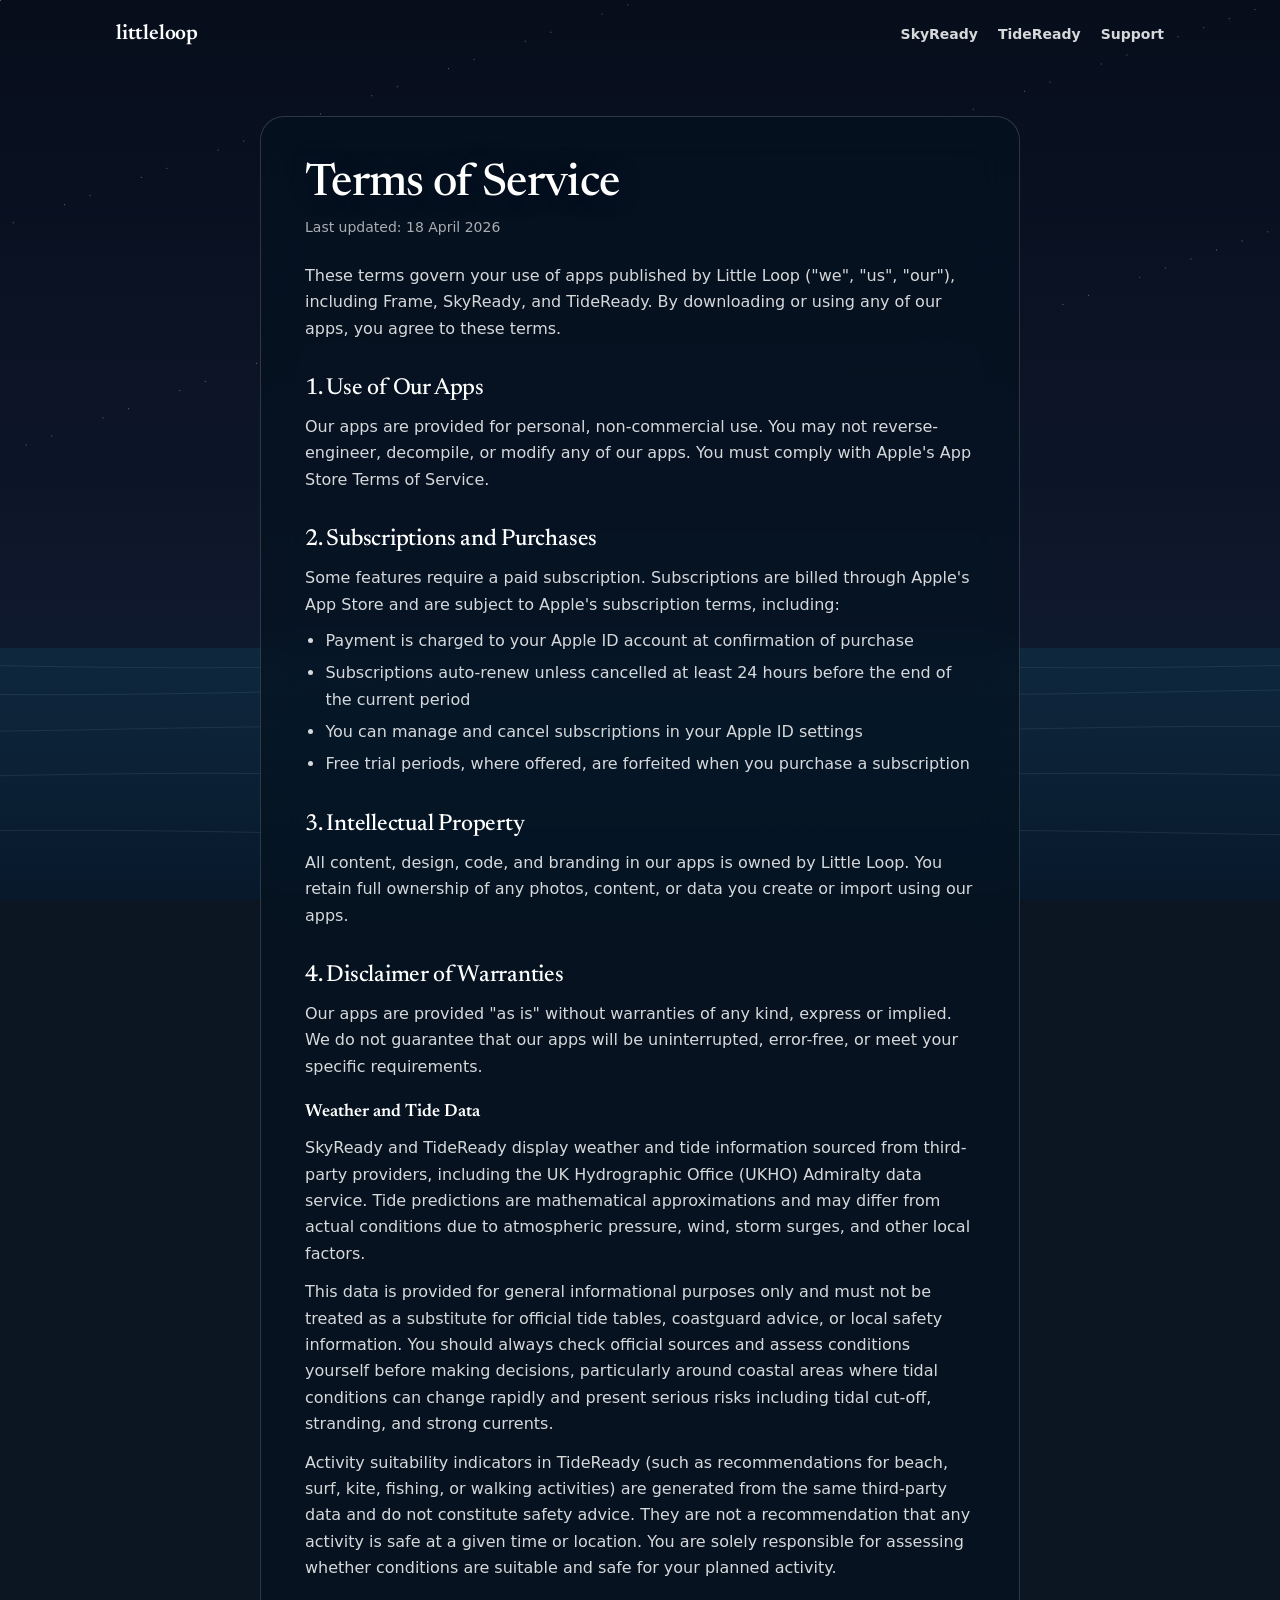
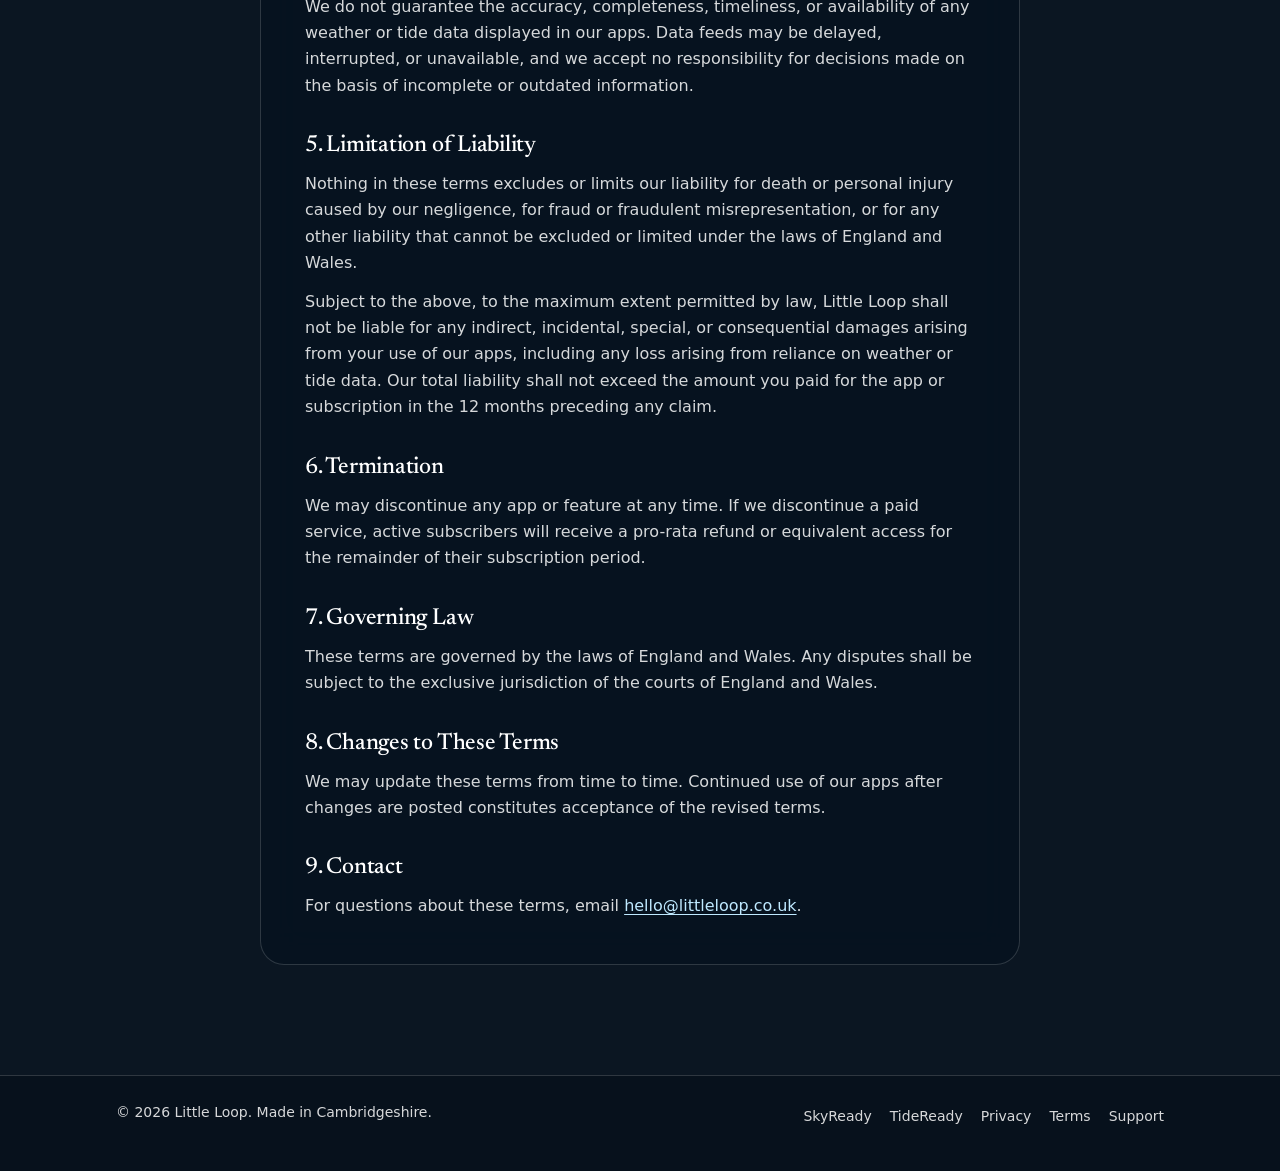
<file: terms.html>
<!DOCTYPE html>
<html lang="en">
<head>
    <meta charset="UTF-8">
    <meta name="viewport" content="width=device-width, initial-scale=1.0">
    <title>Terms of Service | Little Loop</title>
    <meta name="description" content="Terms of service for Little Loop apps: Frame, SkyReady, and TideReady.">
    <meta property="og:title" content="Terms of Service | Little Loop">
    <meta property="og:description" content="Terms of service for Little Loop apps: Frame, SkyReady, and TideReady.">
    <meta property="og:type" content="website">
    <meta name="twitter:card" content="summary">
    <link rel="preconnect" href="https://fonts.googleapis.com">
    <link rel="preconnect" href="https://fonts.gstatic.com" crossorigin>
    <link rel="stylesheet" href="https://fonts.googleapis.com/css2?family=Newsreader:opsz,wght@6..72,500;6..72,600&display=swap">
    <link rel="stylesheet" href="styles.css">
    <meta name="theme-color" content="#0b1622">
    <link rel="icon" type="image/png" sizes="32x32" href="favicon-32.png">
    <link rel="icon" type="image/png" sizes="16x16" href="favicon-16.png">
    <link rel="apple-touch-icon" sizes="180x180" href="apple-touch-icon.png">
    <link rel="canonical" href="https://littleloop.co.uk/terms.html">
</head>
<body>
<canvas id="sky" aria-hidden="true"></canvas>
<a class="skip" href="#main">Skip to content</a>
<header class="nav"><div class="nav-in">
    <a class="brand" href="index.html">littleloop</a>
    <nav aria-label="Main"><a href="skyready.html">SkyReady</a><a href="tideready.html">TideReady</a><a href="support.html">Support</a></nav>
</div></header>
<main id="main" class="wrap page">
<div class="legal glass">
        <h1>Terms of Service</h1>
        <p class="last-updated">Last updated: 18 April 2026</p>

        <p>These terms govern your use of apps published by Little Loop ("we", "us", "our"), including Frame, SkyReady, and TideReady. By downloading or using any of our apps, you agree to these terms.</p>

        <h2>1. Use of Our Apps</h2>
        <p>Our apps are provided for personal, non-commercial use. You may not reverse-engineer, decompile, or modify any of our apps. You must comply with Apple's App Store Terms of Service.</p>

        <h2>2. Subscriptions and Purchases</h2>
        <p>Some features require a paid subscription. Subscriptions are billed through Apple's App Store and are subject to Apple's subscription terms, including:</p>
        <ul>
            <li>Payment is charged to your Apple ID account at confirmation of purchase</li>
            <li>Subscriptions auto-renew unless cancelled at least 24 hours before the end of the current period</li>
            <li>You can manage and cancel subscriptions in your Apple ID settings</li>
            <li>Free trial periods, where offered, are forfeited when you purchase a subscription</li>
        </ul>

        <h2>3. Intellectual Property</h2>
        <p>All content, design, code, and branding in our apps is owned by Little Loop. You retain full ownership of any photos, content, or data you create or import using our apps.</p>

        <h2>4. Disclaimer of Warranties</h2>
        <p>Our apps are provided "as is" without warranties of any kind, express or implied. We do not guarantee that our apps will be uninterrupted, error-free, or meet your specific requirements.</p>

        <h3>Weather and Tide Data</h3>
        <p>SkyReady and TideReady display weather and tide information sourced from third-party providers, including the UK Hydrographic Office (UKHO) Admiralty data service. Tide predictions are mathematical approximations and may differ from actual conditions due to atmospheric pressure, wind, storm surges, and other local factors.</p>
        <p>This data is provided for general informational purposes only and must not be treated as a substitute for official tide tables, coastguard advice, or local safety information. You should always check official sources and assess conditions yourself before making decisions, particularly around coastal areas where tidal conditions can change rapidly and present serious risks including tidal cut-off, stranding, and strong currents.</p>
        <p>Activity suitability indicators in TideReady (such as recommendations for beach, surf, kite, fishing, or walking activities) are generated from the same third-party data and do not constitute safety advice. They are not a recommendation that any activity is safe at a given time or location. You are solely responsible for assessing whether conditions are suitable and safe for your planned activity.</p>
        <p>We do not guarantee the accuracy, completeness, timeliness, or availability of any weather or tide data displayed in our apps. Data feeds may be delayed, interrupted, or unavailable, and we accept no responsibility for decisions made on the basis of incomplete or outdated information.</p>

        <h2>5. Limitation of Liability</h2>
        <p>Nothing in these terms excludes or limits our liability for death or personal injury caused by our negligence, for fraud or fraudulent misrepresentation, or for any other liability that cannot be excluded or limited under the laws of England and Wales.</p>
        <p>Subject to the above, to the maximum extent permitted by law, Little Loop shall not be liable for any indirect, incidental, special, or consequential damages arising from your use of our apps, including any loss arising from reliance on weather or tide data. Our total liability shall not exceed the amount you paid for the app or subscription in the 12 months preceding any claim.</p>

        <h2>6. Termination</h2>
        <p>We may discontinue any app or feature at any time. If we discontinue a paid service, active subscribers will receive a pro-rata refund or equivalent access for the remainder of their subscription period.</p>

        <h2>7. Governing Law</h2>
        <p>These terms are governed by the laws of England and Wales. Any disputes shall be subject to the exclusive jurisdiction of the courts of England and Wales.</p>

        <h2>8. Changes to These Terms</h2>
        <p>We may update these terms from time to time. Continued use of our apps after changes are posted constitutes acceptance of the revised terms.</p>

        <h2>9. Contact</h2>
        <p>For questions about these terms, email <a href="mailto:hello@littleloop.co.uk">hello@littleloop.co.uk</a>.</p>
    </div>
</main>
<footer><div class="wrap">
    <span class="copy">&copy; 2026 Little Loop. Made in Cambridgeshire.</span>
    <nav aria-label="Footer"><a href="skyready.html">SkyReady</a><a href="tideready.html">TideReady</a><a href="privacy.html">Privacy</a><a href="terms.html">Terms</a><a href="support.html">Support</a></nav>
</div></footer>
<script src="sky.js"></script>
</body>
</html>
</file>
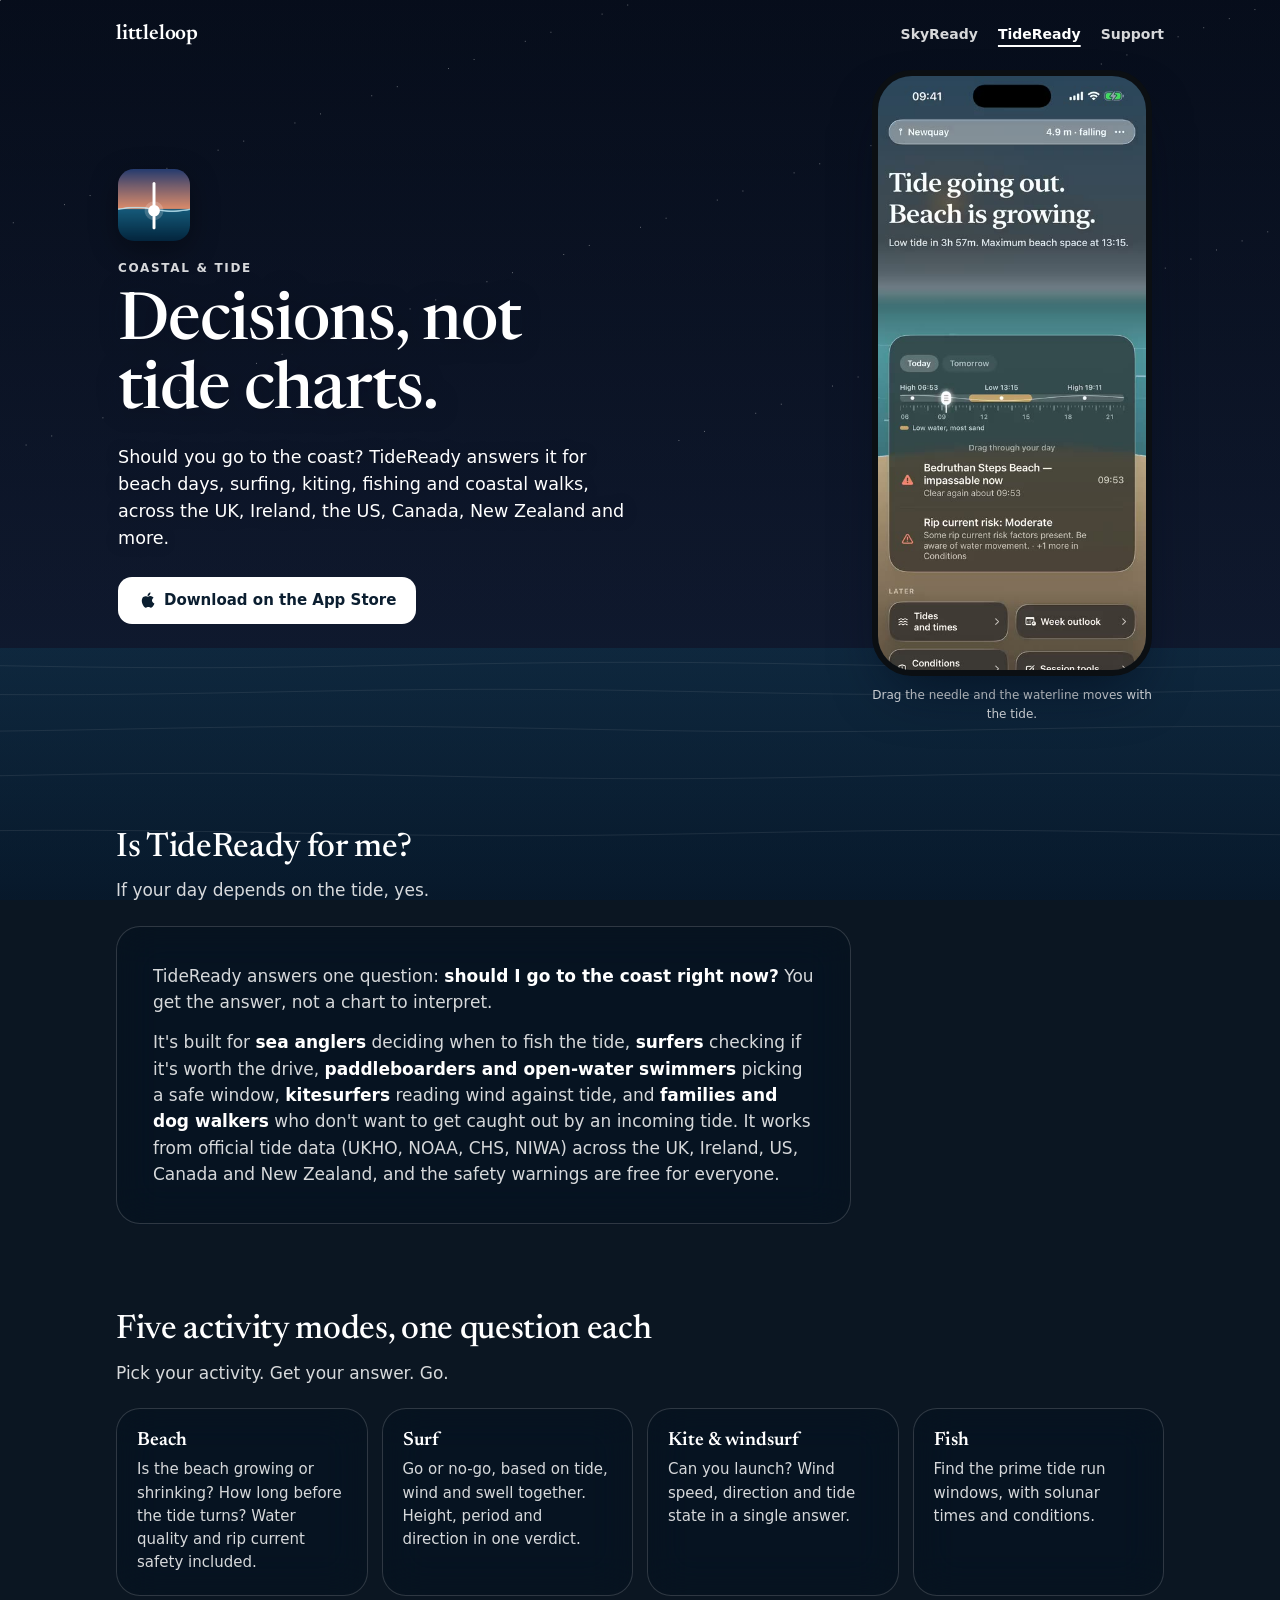
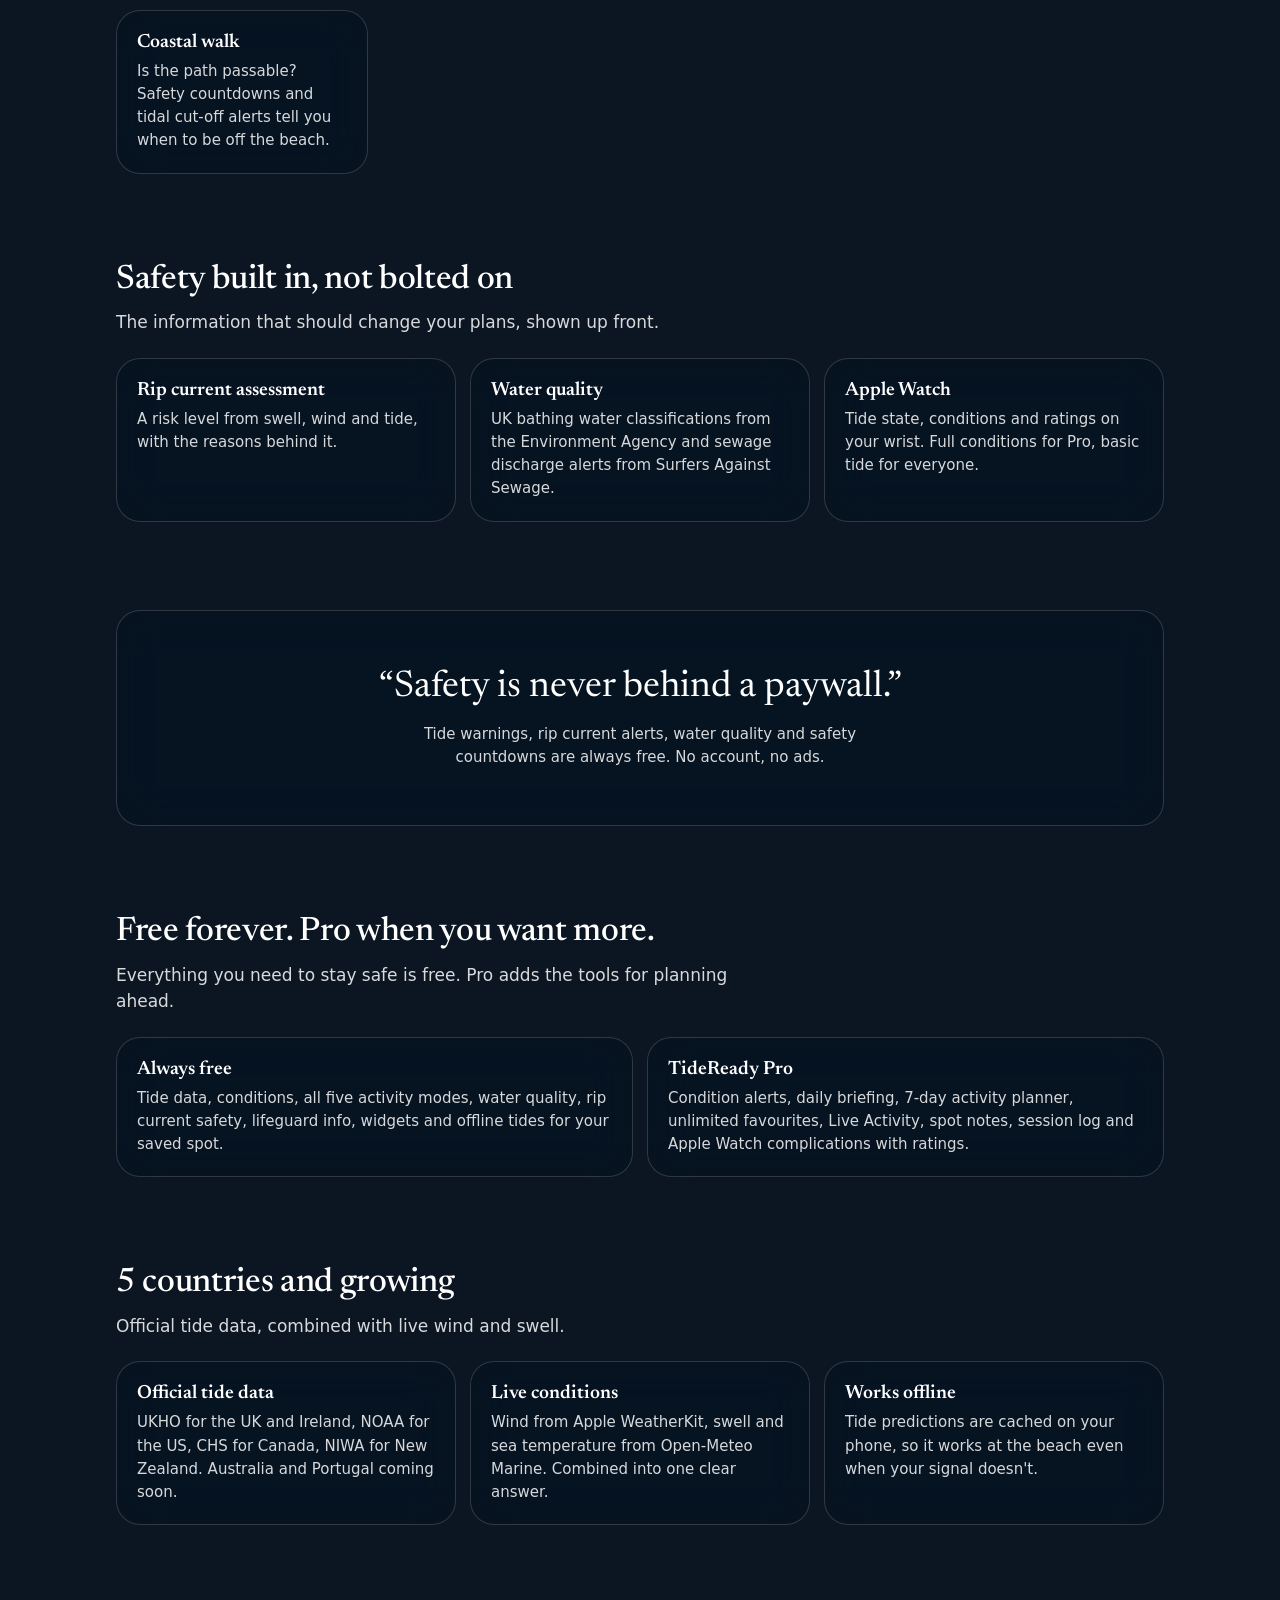
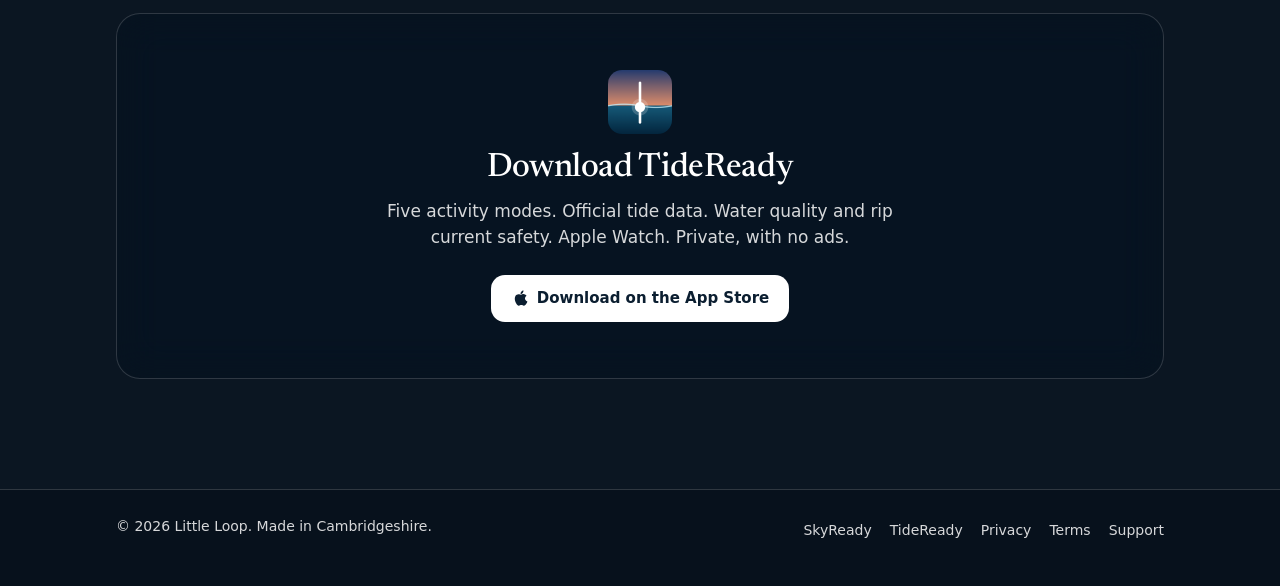
<file: tideready.html>
<!DOCTYPE html>
<html lang="en">
<head>
    <meta charset="UTF-8">
    <meta name="viewport" content="width=device-width, initial-scale=1.0">
    <title>TideReady | Little Loop</title>
    <meta name="description" content="Should you go to the coast? Instant tide and coastal decisions for beach, surf, kite, fishing, and walks. UK, Ireland, US, Canada, New Zealand, and more.">
    <meta property="og:title" content="TideReady — Decisions, not tide charts">
    <meta property="og:description" content="Instant tide and coastal decisions for beach, surf, kite, fishing, and walks.">
    <meta property="og:type" content="website">
    <meta property="og:url" content="https://littleloop.co.uk/tideready.html">
    <meta property="og:image" content="https://littleloop.co.uk/images/icon-tideready.png">
    <meta name="twitter:card" content="summary_large_image">
    <meta name="twitter:title" content="TideReady — Decisions, not tide charts">
    <meta name="twitter:description" content="Instant tide and coastal decisions for beach, surf, kite, fishing, and walks.">
    <meta name="twitter:image" content="https://littleloop.co.uk/images/icon-tideready.png">
    <!-- Smart App Banner: shows a native "OPEN/VIEW in App Store" banner to iOS Safari visitors -->
    <meta name="apple-itunes-app" content="app-id=6762483118">
    <link rel="preconnect" href="https://fonts.googleapis.com">
    <link rel="preconnect" href="https://fonts.gstatic.com" crossorigin>
    <link rel="stylesheet" href="https://fonts.googleapis.com/css2?family=Newsreader:opsz,wght@6..72,500;6..72,600&display=swap">
    <link rel="stylesheet" href="styles.css">
    <meta name="theme-color" content="#0b1622">
    <link rel="icon" type="image/png" sizes="32x32" href="favicon-32.png">
    <link rel="icon" type="image/png" sizes="16x16" href="favicon-16.png">
    <link rel="apple-touch-icon" sizes="180x180" href="apple-touch-icon.png">
    <link rel="canonical" href="https://littleloop.co.uk/tideready.html">
</head>
<body>
<canvas id="sky" aria-hidden="true"></canvas>
<a class="skip" href="#main">Skip to content</a>
<header class="nav"><div class="nav-in">
    <a class="brand" href="index.html">littleloop</a>
    <nav aria-label="Main"><a href="skyready.html">SkyReady</a><a href="tideready.html" aria-current="page">TideReady</a><a href="support.html">Support</a></nav>
</div></header>
<main id="main">
<section class="wrap hero app">
  <div class="copy">
    <img class="appicon" src="images/icon-tideready.png" alt="TideReady app icon" width="72" height="72">
    <div class="kicker">Coastal &amp; tide</div>
    <h1>Decisions, not tide charts.</h1>
    <p class="lede">Should you go to the coast? TideReady answers it for beach days, surfing, kiting, fishing and coastal walks, across the UK, Ireland, the US, Canada, New Zealand and more.</p>
    <a href="https://apps.apple.com/gb/app/tideready/id6762483118" class="badge"><svg viewBox="0 0 20 20" aria-hidden="true"><path d="M15.5 10.6c0-2.1 1.7-3.1 1.8-3.2-1-1.4-2.5-1.6-3-1.7-1.3-.1-2.5.8-3.1.8-.7 0-1.7-.7-2.8-.7-1.4 0-2.8.8-3.5 2.1-1.5 2.6-.4 6.5 1.1 8.6.7 1 1.6 2.2 2.7 2.1 1.1 0 1.5-.7 2.8-.7 1.3 0 1.6.7 2.8.7 1.2 0 2-1 2.7-2.1.9-1.2 1.2-2.4 1.2-2.5-.1 0-2.7-1.3-2.7-3.4zM13 4.5c.6-.7 1-1.7.9-2.7-0.9 0-1.9.6-2.5 1.3-.6.6-.9 1.6-.8 2.6 1 .1 1.8-.5 2.4-1.2z"/></svg>Download on the App Store</a>
  </div>
  <div class="phone-col">
    <div class="phone"><video data-loop autoplay muted loop playsinline preload="metadata" poster="images/tideready-poster.jpg" aria-label="Recording of TideReady: the needle glides through the day and the waterline moves with the tide"><source src="images/tideready.mp4" type="video/mp4"></video></div>
    <p class="vcap">Drag the needle and the waterline moves with the tide.</p>
  </div>
</section>
<section class="wrap block"><div class="head"><h2>Is TideReady for me?</h2><p>If your day depends on the tide, yes.</p></div><div class="glass panel prose">
  <p>TideReady answers one question: <strong>should I go to the coast right now?</strong> You get the answer, not a chart to interpret.</p>
  <p>It's built for <strong>sea anglers</strong> deciding when to fish the tide, <strong>surfers</strong> checking if it's worth the drive, <strong>paddleboarders and open-water swimmers</strong> picking a safe window, <strong>kitesurfers</strong> reading wind against tide, and <strong>families and dog walkers</strong> who don't want to get caught out by an incoming tide. It works from official tide data (UKHO, NOAA, CHS, NIWA) across the UK, Ireland, US, Canada and New Zealand, and the safety warnings are free for everyone.</p>
</div></section>
<section class="wrap block"><div class="head"><h2>Five activity modes, one question each</h2><p>Pick your activity. Get your answer. Go.</p></div><div class="grid"><div class="glass card"><h3>Beach</h3><p>Is the beach growing or shrinking? How long before the tide turns? Water quality and rip current safety included.</p></div><div class="glass card"><h3>Surf</h3><p>Go or no-go, based on tide, wind and swell together. Height, period and direction in one verdict.</p></div><div class="glass card"><h3>Kite &amp; windsurf</h3><p>Can you launch? Wind speed, direction and tide state in a single answer.</p></div><div class="glass card"><h3>Fish</h3><p>Find the prime tide run windows, with solunar times and conditions.</p></div><div class="glass card"><h3>Coastal walk</h3><p>Is the path passable? Safety countdowns and tidal cut-off alerts tell you when to be off the beach.</p></div></div></section>
<section class="wrap block"><div class="head"><h2>Safety built in, not bolted on</h2><p>The information that should change your plans, shown up front.</p></div><div class="grid"><div class="glass card"><h3>Rip current assessment</h3><p>A risk level from swell, wind and tide, with the reasons behind it.</p></div><div class="glass card"><h3>Water quality</h3><p>UK bathing water classifications from the Environment Agency and sewage discharge alerts from Surfers Against Sewage.</p></div><div class="glass card"><h3>Apple Watch</h3><p>Tide state, conditions and ratings on your wrist. Full conditions for Pro, basic tide for everyone.</p></div></div></section>
<section class="wrap block"><div class="glass quote"><blockquote>&ldquo;Safety is never behind a paywall.&rdquo;</blockquote><cite>Tide warnings, rip current alerts, water quality and safety countdowns are always free. No account, no ads.</cite></div></section>
<section class="wrap block"><div class="head"><h2>Free forever. Pro when you want more.</h2><p>Everything you need to stay safe is free. Pro adds the tools for planning ahead.</p></div><div class="grid"><div class="glass card"><h3>Always free</h3><p>Tide data, conditions, all five activity modes, water quality, rip current safety, lifeguard info, widgets and offline tides for your saved spot.</p></div><div class="glass card"><h3>TideReady Pro</h3><p>Condition alerts, daily briefing, 7-day activity planner, unlimited favourites, Live Activity, spot notes, session log and Apple Watch complications with ratings.</p></div></div></section>
<section class="wrap block"><div class="head"><h2>5 countries and growing</h2><p>Official tide data, combined with live wind and swell.</p></div><div class="grid"><div class="glass card"><h3>Official tide data</h3><p>UKHO for the UK and Ireland, NOAA for the US, CHS for Canada, NIWA for New Zealand. Australia and Portugal coming soon.</p></div><div class="glass card"><h3>Live conditions</h3><p>Wind from Apple WeatherKit, swell and sea temperature from Open-Meteo Marine. Combined into one clear answer.</p></div><div class="glass card"><h3>Works offline</h3><p>Tide predictions are cached on your phone, so it works at the beach even when your signal doesn't.</p></div></div></section>
<section class="wrap block"><div class="glass closing"><img src="images/icon-tideready.png" alt="TideReady app icon" width="64" height="64"><h2>Download TideReady</h2><p>Five activity modes. Official tide data. Water quality and rip current safety. Apple Watch. Private, with no ads.</p><a href="https://apps.apple.com/gb/app/tideready/id6762483118" class="badge"><svg viewBox="0 0 20 20" aria-hidden="true"><path d="M15.5 10.6c0-2.1 1.7-3.1 1.8-3.2-1-1.4-2.5-1.6-3-1.7-1.3-.1-2.5.8-3.1.8-.7 0-1.7-.7-2.8-.7-1.4 0-2.8.8-3.5 2.1-1.5 2.6-.4 6.5 1.1 8.6.7 1 1.6 2.2 2.7 2.1 1.1 0 1.5-.7 2.8-.7 1.3 0 1.6.7 2.8.7 1.2 0 2-1 2.7-2.1.9-1.2 1.2-2.4 1.2-2.5-.1 0-2.7-1.3-2.7-3.4zM13 4.5c.6-.7 1-1.7.9-2.7-0.9 0-1.9.6-2.5 1.3-.6.6-.9 1.6-.8 2.6 1 .1 1.8-.5 2.4-1.2z"/></svg>Download on the App Store</a></div></section>
</main>
<footer><div class="wrap">
    <span class="copy">&copy; 2026 Little Loop. Made in Cambridgeshire.</span>
    <nav aria-label="Footer"><a href="skyready.html">SkyReady</a><a href="tideready.html">TideReady</a><a href="privacy.html">Privacy</a><a href="terms.html">Terms</a><a href="support.html">Support</a></nav>
</div></footer>
<script src="sky.js"></script>
</body>
</html>
</file>
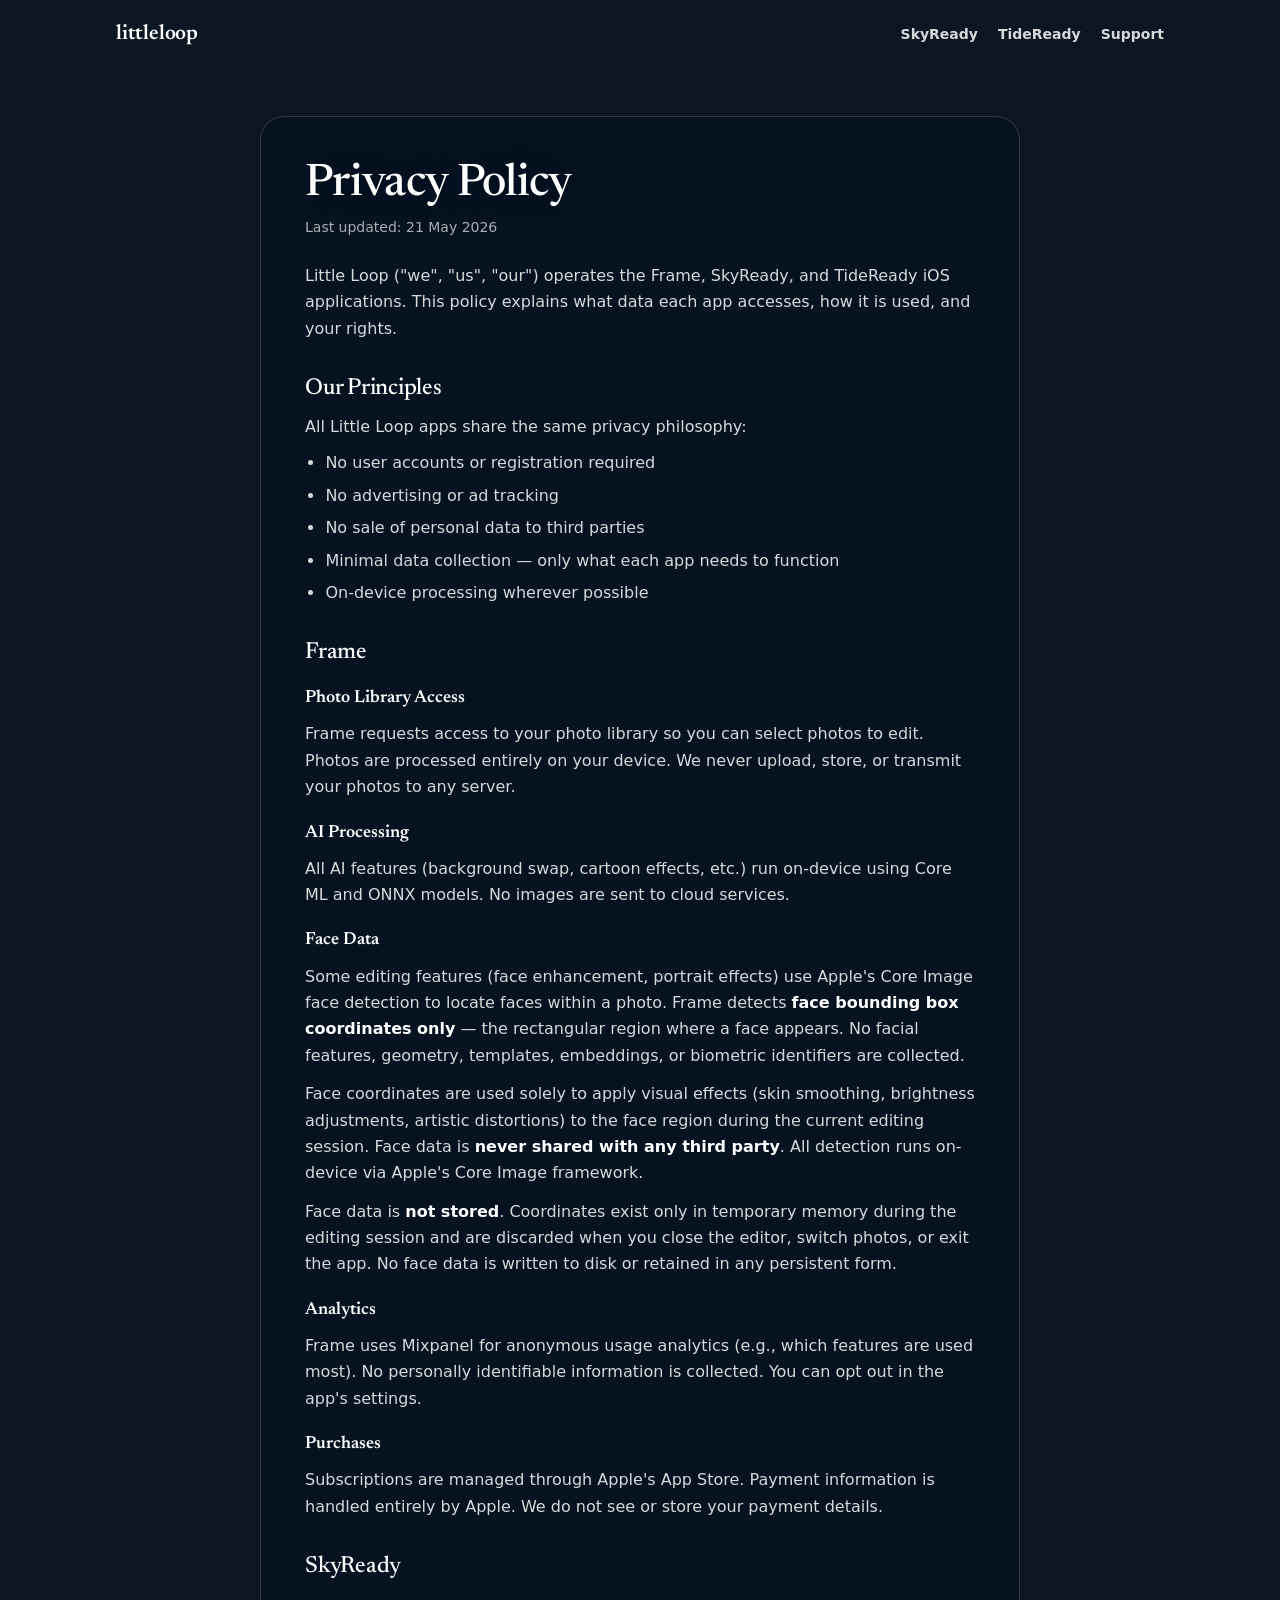
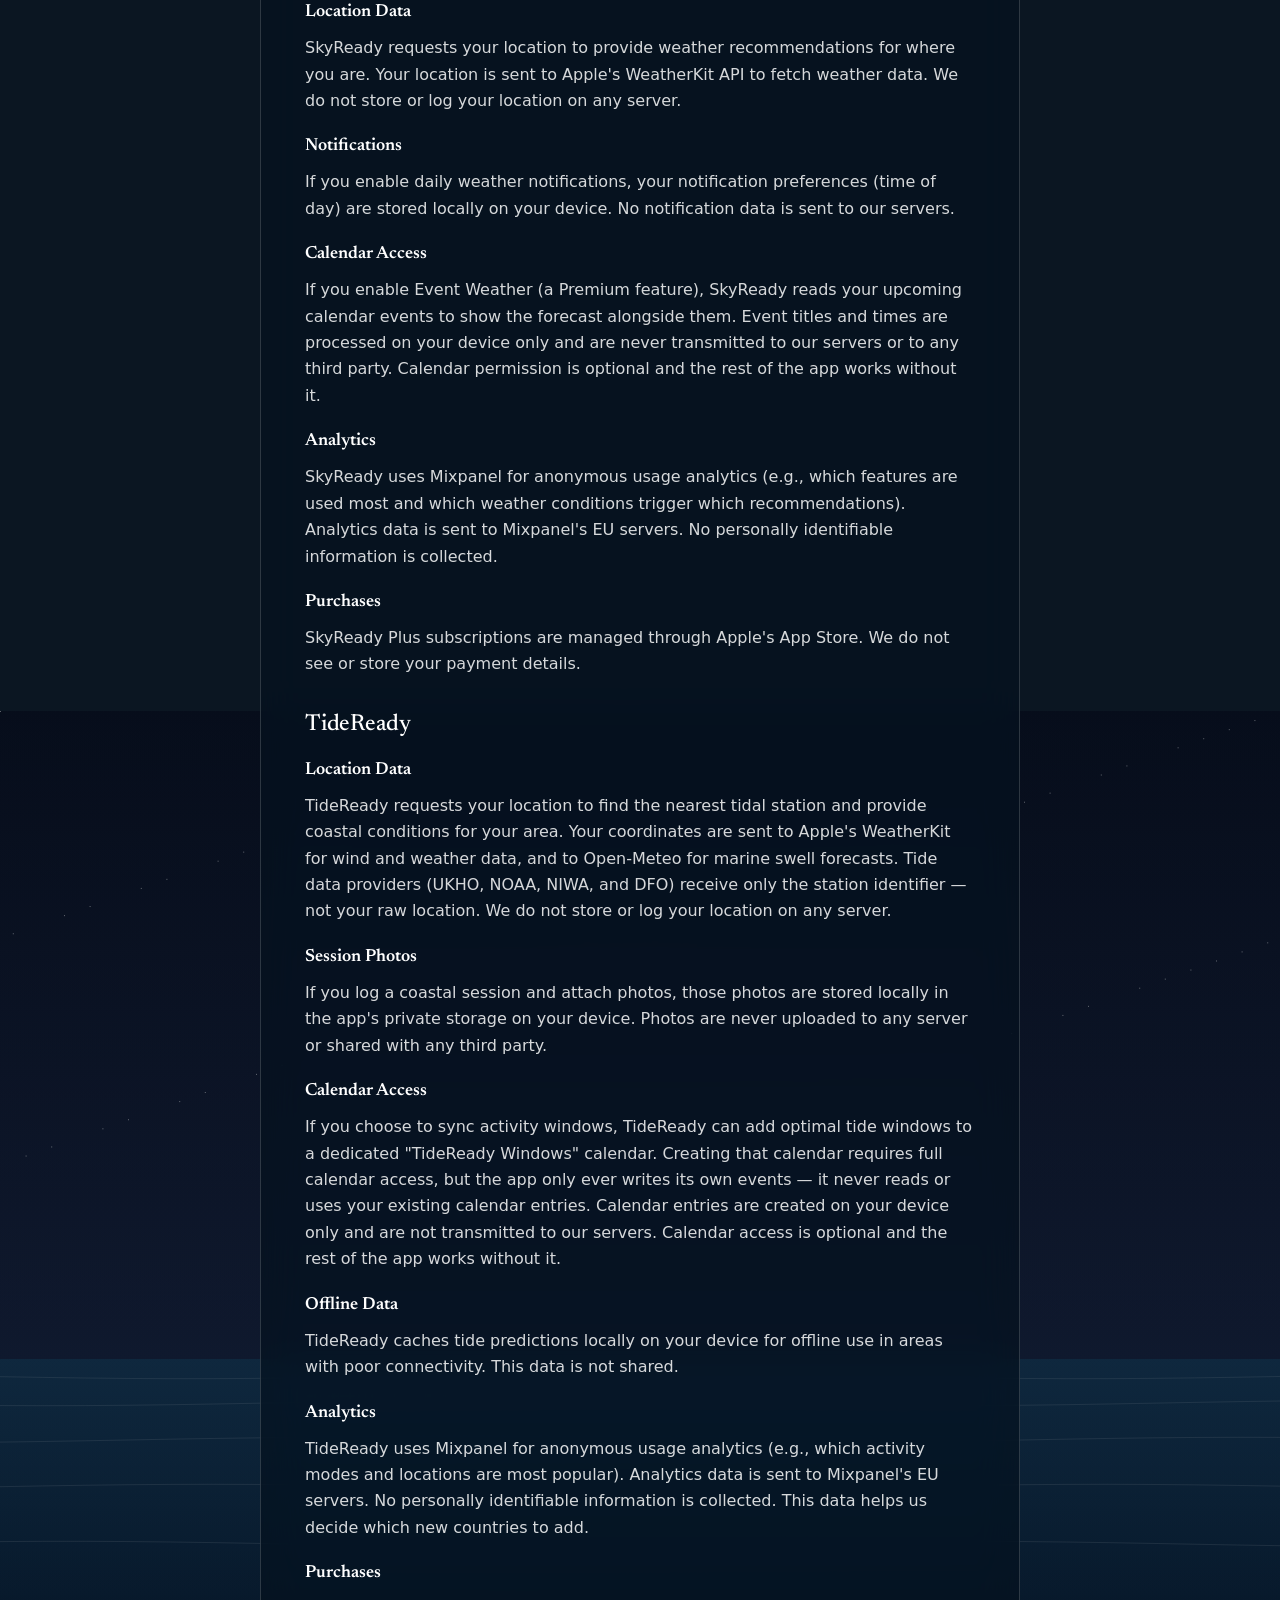
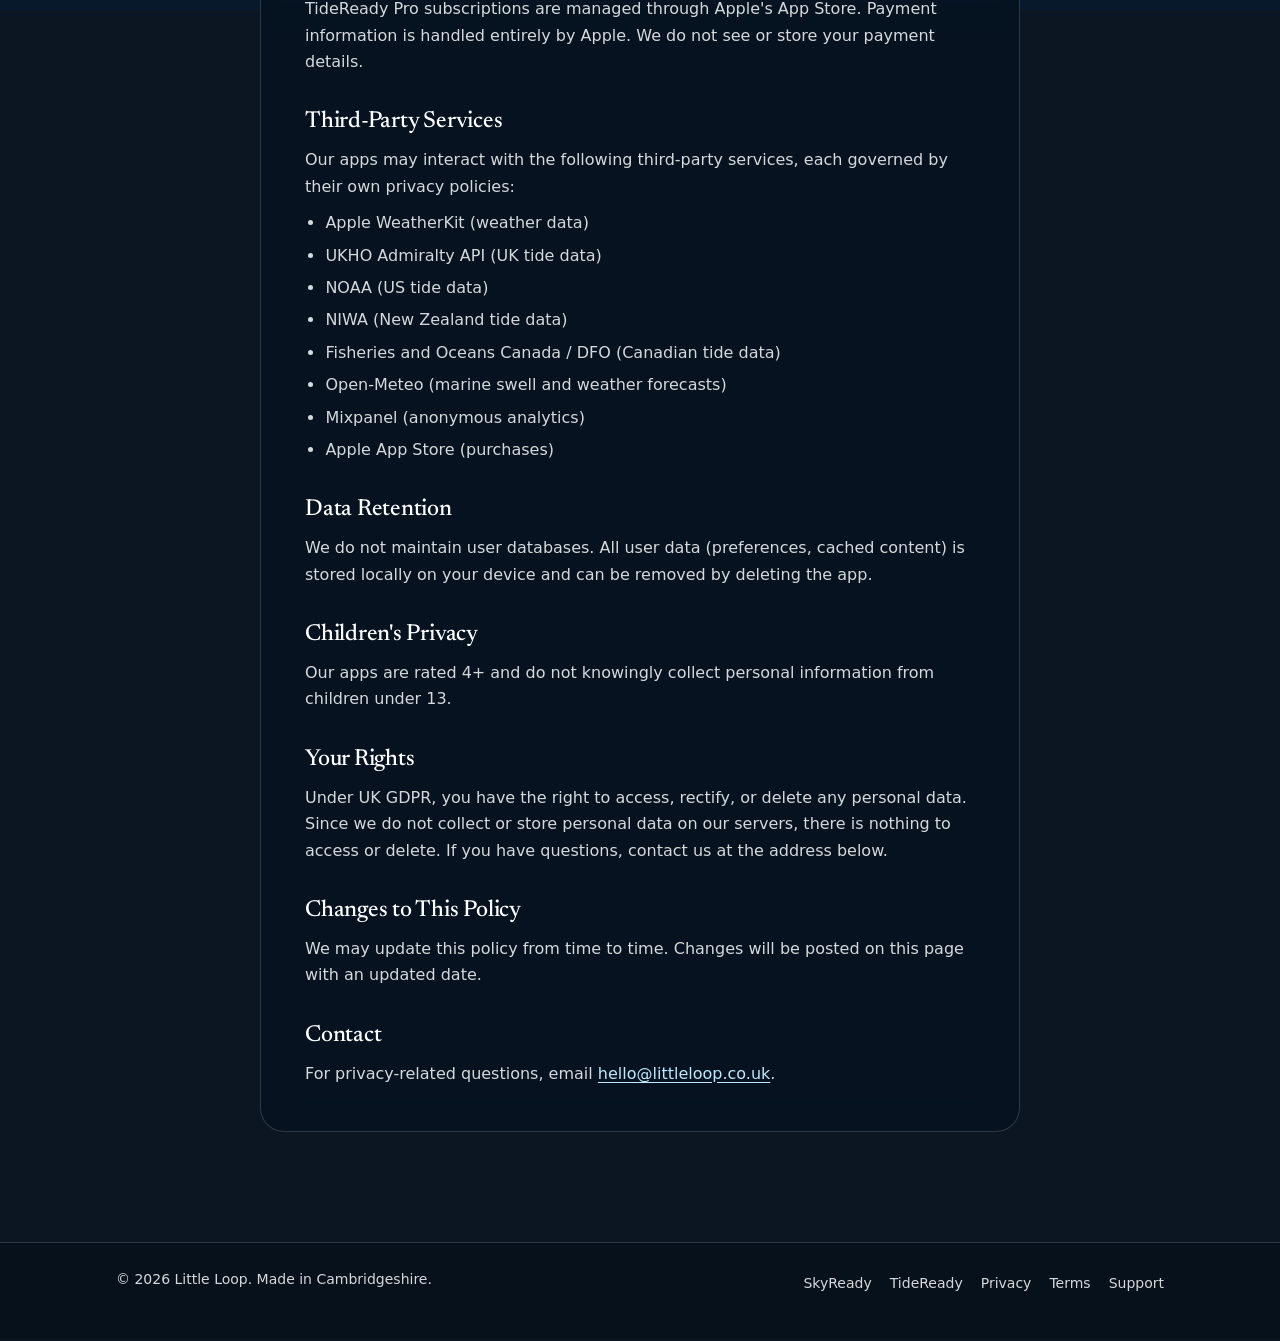
<file: tideready/privacy.html>
<!DOCTYPE html>
<html lang="en">
<head>
    <meta charset="UTF-8">
    <meta http-equiv="refresh" content="0; url=../privacy.html#tideready">
    <title>TideReady Privacy Policy</title>
    <link rel="canonical" href="https://littleloop.co.uk/privacy.html">
</head>
<body>
    <p>Redirecting to <a href="../privacy.html#tideready">Privacy Policy</a>...</p>
</body>
</html>
</file>
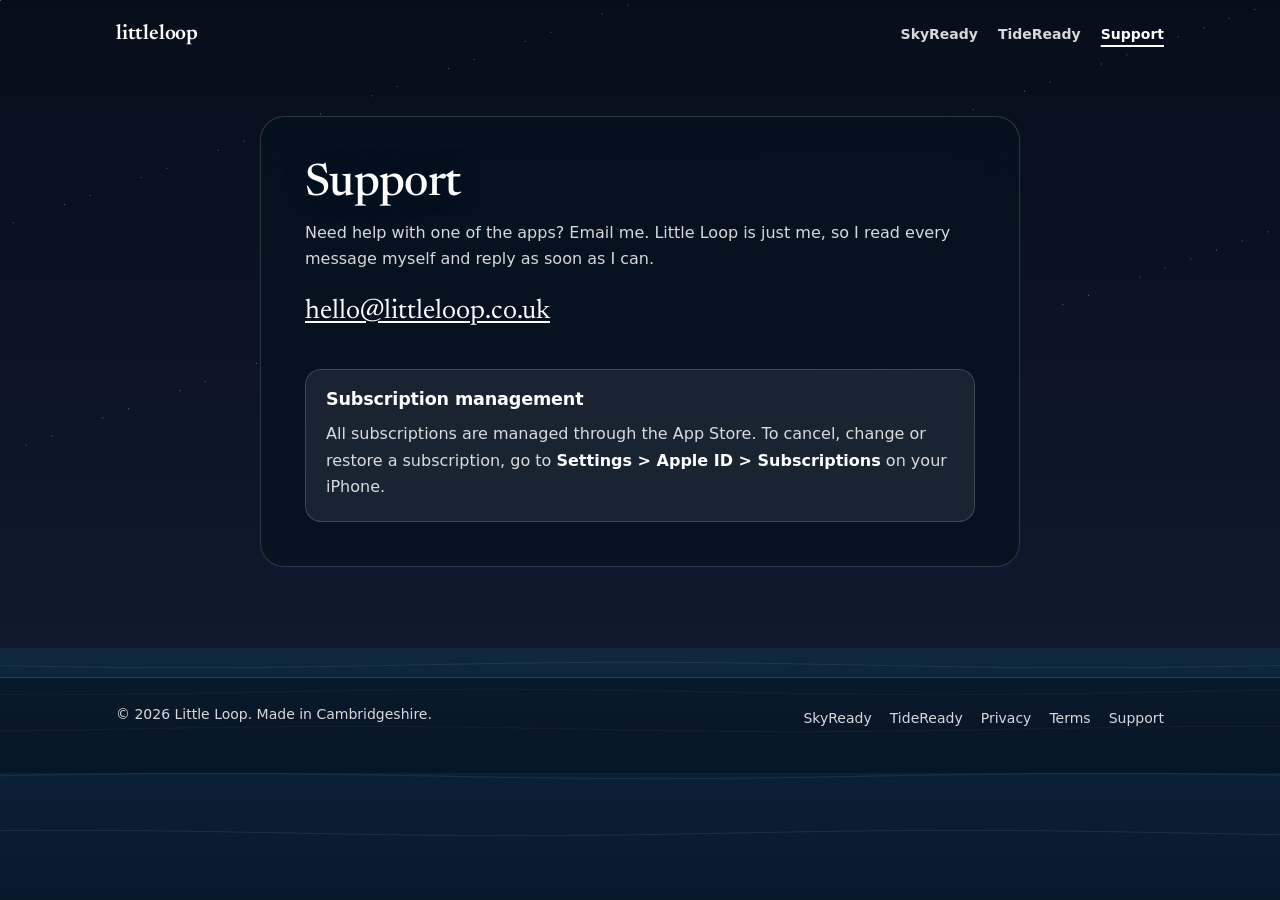
<file: tideready/support.html>
<!DOCTYPE html>
<html lang="en">
<head>
    <meta charset="UTF-8">
    <meta http-equiv="refresh" content="0; url=../support.html#tideready">
    <title>TideReady Support</title>
    <link rel="canonical" href="https://littleloop.co.uk/support.html">
</head>
<body>
    <p>Redirecting to <a href="../support.html#tideready">Support</a>...</p>
</body>
</html>
</file>
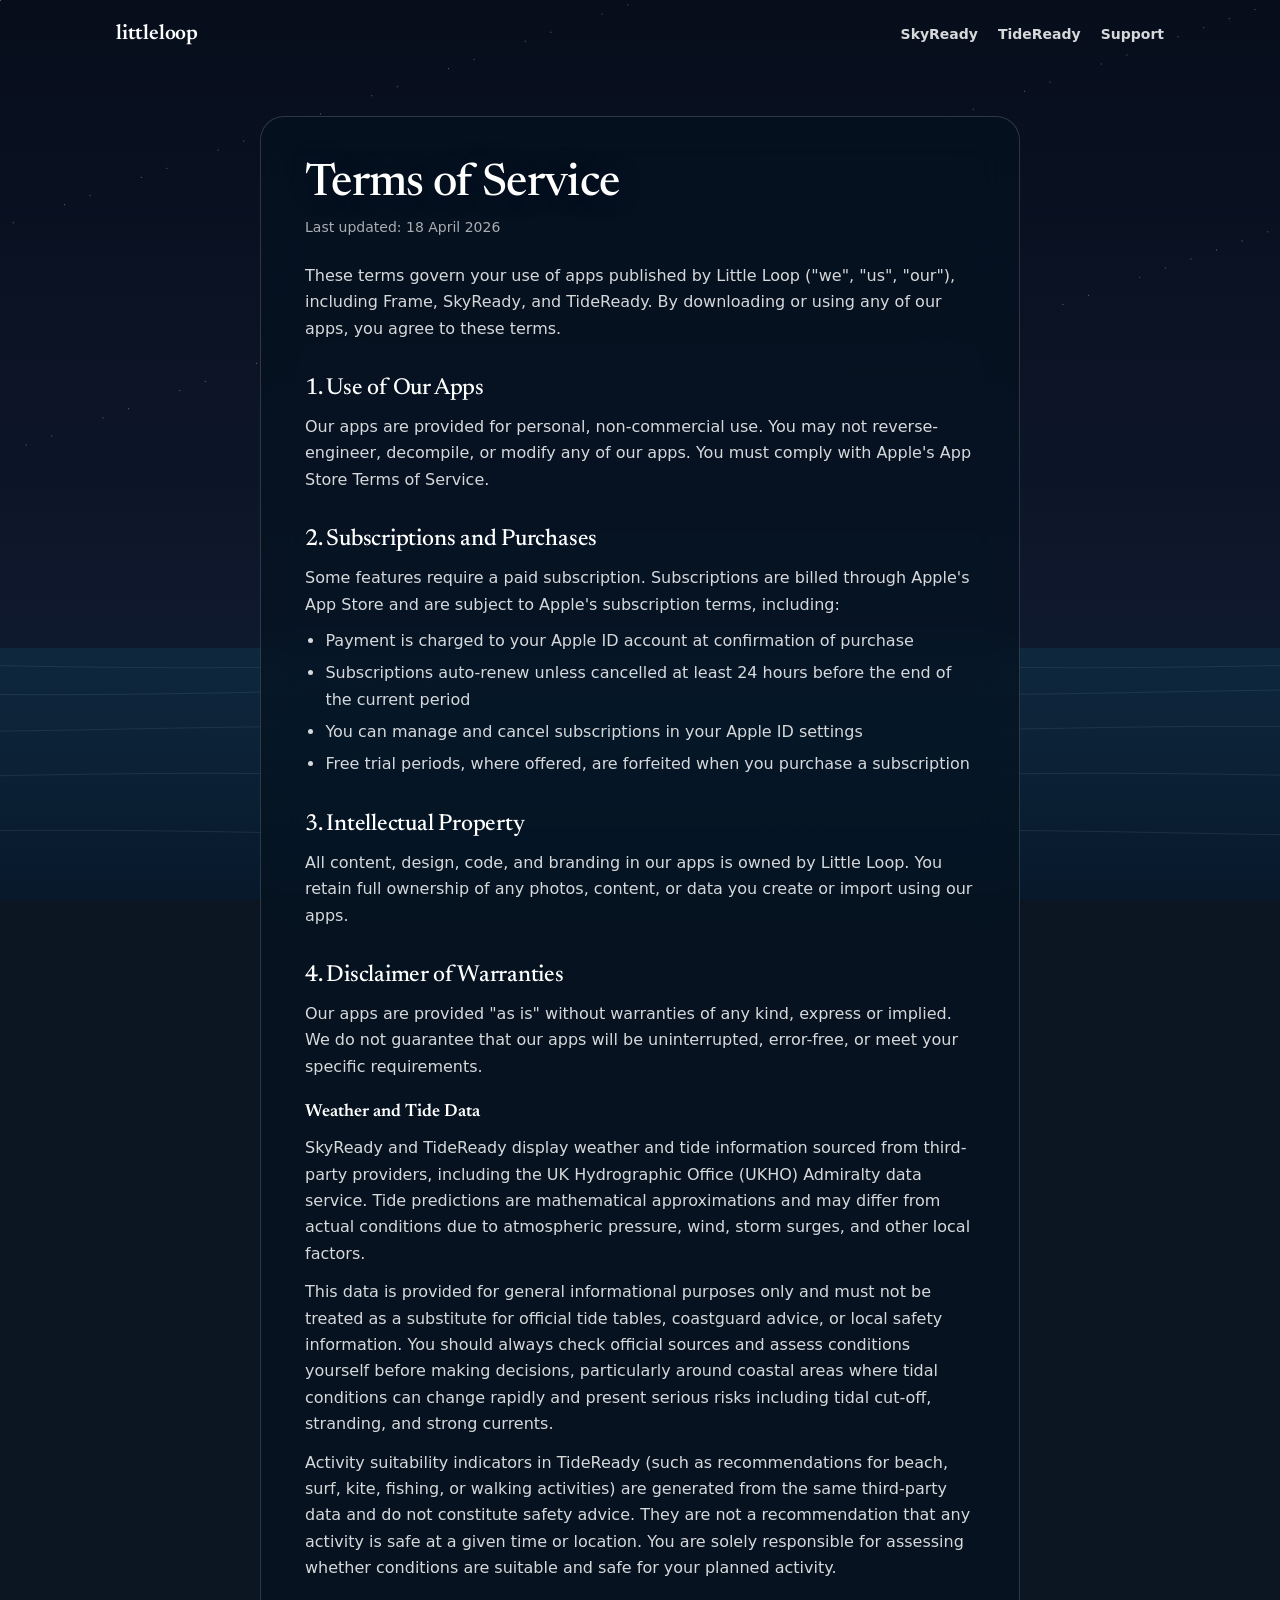
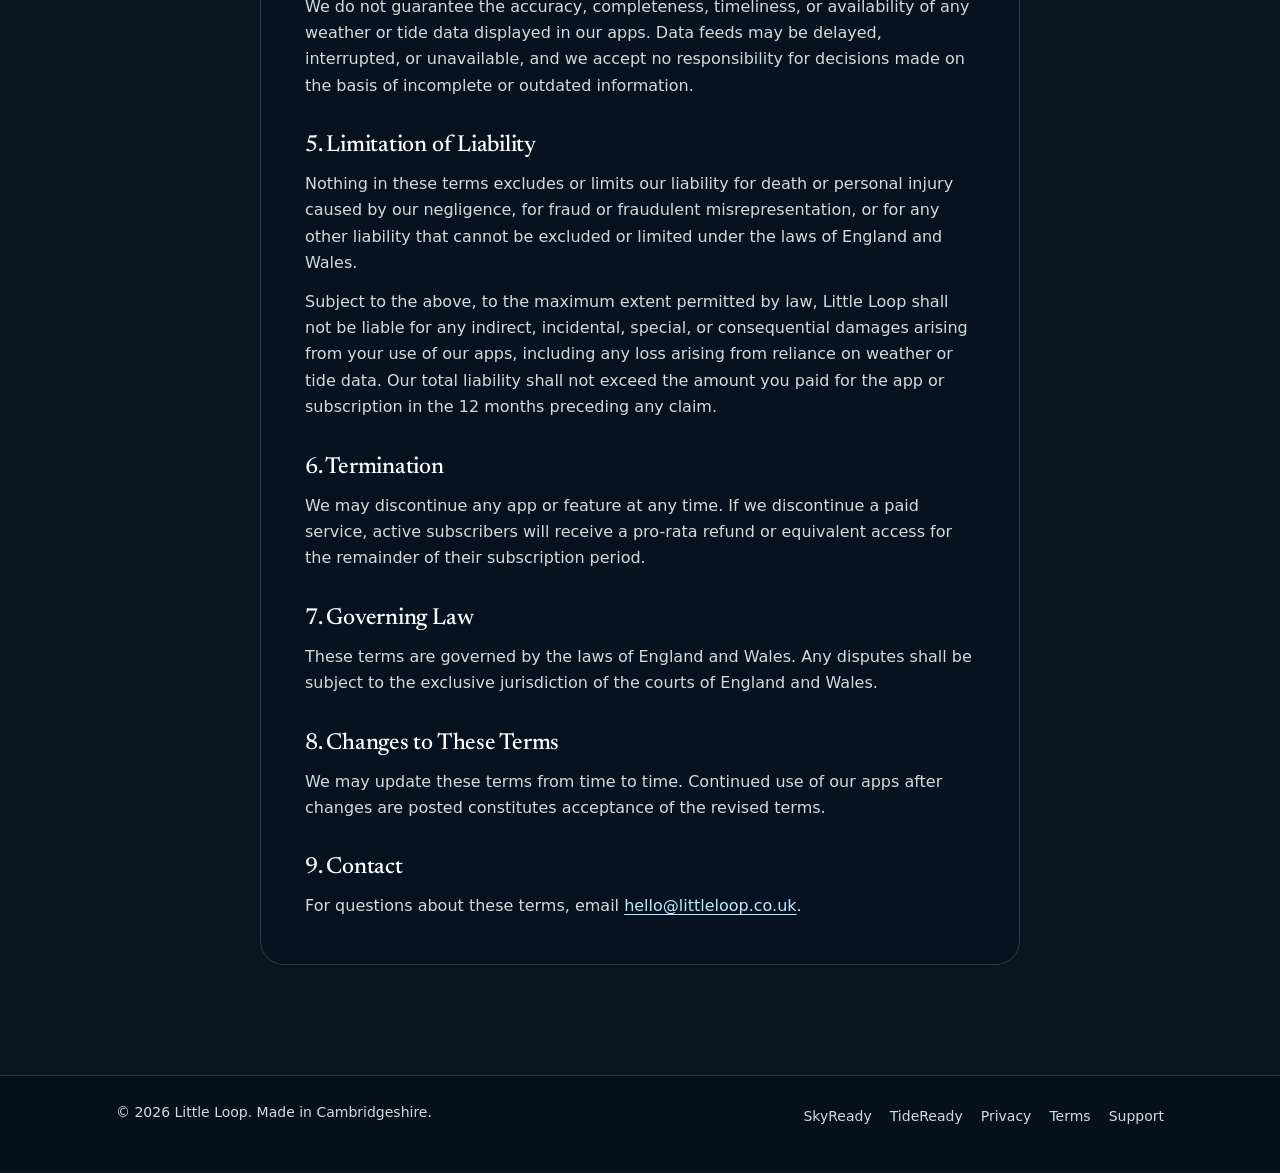
<file: tideready/terms.html>
<!DOCTYPE html>
<html lang="en">
<head>
    <meta charset="UTF-8">
    <meta http-equiv="refresh" content="0; url=../terms.html">
    <title>TideReady Terms of Use</title>
    <link rel="canonical" href="https://littleloop.co.uk/terms.html">
</head>
<body>
    <p>Redirecting to <a href="../terms.html">Terms of Use</a>...</p>
</body>
</html>
</file>
<file: styles.css>
/* littleloop.co.uk: the live-sky language from SkyReady 3 and TideReady 2.
   A sky painted on a fixed canvas (sky.js), a serif headline that says what to do,
   glass panels on top. White text only ever sits on the veiled sky or on glass. */

:root {
    --serif: ui-serif, "New York", "Newsreader", Georgia, serif;
    --sans: -apple-system, BlinkMacSystemFont, "SF Pro Text", "Segoe UI", system-ui, Roboto, sans-serif;
    --mono: ui-monospace, "SF Mono", Menlo, Consolas, monospace;

    --ink: #ffffff;
    --ink-soft: rgba(255, 255, 255, 0.84);
    --ink-faint: rgba(255, 255, 255, 0.66);
    --glass: rgba(6, 18, 30, 0.58);
    --glass-strong: rgba(6, 18, 30, 0.74);
    --glass-line: rgba(255, 255, 255, 0.16);
    --focus: #9fe3ff;

    --max: 1080px;
    --gutter: max(16px, env(safe-area-inset-left, 0px));
    --gutter-r: max(16px, env(safe-area-inset-right, 0px));
    --radius: 24px;
}

* { margin: 0; padding: 0; box-sizing: border-box; }

html { -webkit-text-size-adjust: 100%; }

body {
    min-height: 100vh;
    background: #0b1622; /* shown if the canvas never paints */
    color: var(--ink);
    font-family: var(--sans);
    font-size: 17px;
    line-height: 1.55;
    -webkit-font-smoothing: antialiased;
}

/* ── The sky ── */
#sky {
    position: fixed;
    top: 0;
    left: 0;
    width: 100%;
    height: 100vh;
    height: 100lvh;
    z-index: -1;
    display: block;
}

a { color: #bfe9ff; text-underline-offset: 3px; }
a:hover { color: #fff; }
:focus-visible { outline: 2px solid var(--focus); outline-offset: 3px; border-radius: 6px; }

.skip {
    position: absolute;
    left: 16px;
    top: -60px;
    background: #fff;
    color: #0b2233;
    padding: 8px 14px;
    border-radius: 10px;
    z-index: 20;
    font-weight: 600;
}
.skip:focus { top: 12px; }

.wrap {
    width: 100%;
    max-width: var(--max);
    margin: 0 auto;
    padding-left: var(--gutter);
    padding-right: var(--gutter-r);
}

/* ── Nav ── */
.nav { padding-top: 18px; }
.nav-in {
    display: flex;
    flex-wrap: wrap;
    align-items: baseline;
    justify-content: space-between;
    gap: 6px 22px;
    width: 100%;
    max-width: var(--max);
    margin: 0 auto;
    padding-left: var(--gutter);
    padding-right: var(--gutter-r);
}
.brand {
    font-family: var(--serif);
    font-weight: 600;
    font-size: 21px;
    color: #fff;
    text-decoration: none;
    letter-spacing: -0.01em;
}
.nav nav { display: flex; flex-wrap: wrap; gap: 4px 20px; font-size: 14px; font-weight: 600; }
.nav nav a { color: var(--ink-soft); text-decoration: none; padding: 6px 0; }
.nav nav a:hover, .nav nav a[aria-current="page"] { color: #fff; }
.nav nav a[aria-current="page"] { text-decoration: underline; text-underline-offset: 6px; text-decoration-thickness: 2px; }

/* ── Type ── */
h1, h2, h3, .serif { font-family: var(--serif); font-weight: 500; text-wrap: balance; }
h1 {
    font-size: clamp(2.1rem, 8vw, 3.6rem);
    line-height: 1.05;
    letter-spacing: -0.015em;
    text-shadow: 0 1px 24px rgba(0, 20, 40, 0.35);
}
h2 { font-size: clamp(1.5rem, 4.6vw, 2.1rem); line-height: 1.12; letter-spacing: -0.01em; }
h3 { font-size: 1.2rem; line-height: 1.2; font-weight: 600; }
.kicker {
    font-size: 12px;
    letter-spacing: 0.14em;
    text-transform: uppercase;
    font-weight: 600;
    color: var(--ink-soft);
}
.lede { font-size: 1.1rem; color: #fff; max-width: 46ch; margin-top: 16px; text-shadow: 0 1px 14px rgba(0, 20, 40, 0.4); }
.sub { color: var(--ink-soft); }

/* ── Glass ── */
.glass {
    background: var(--glass);
    backdrop-filter: blur(20px) saturate(1.3);
    -webkit-backdrop-filter: blur(20px) saturate(1.3);
    border: 1px solid var(--glass-line);
    border-radius: var(--radius);
}
.panel { padding: clamp(20px, 4vw, 36px); }
.stack > * + * { margin-top: 14px; }

section.block { margin-top: clamp(48px, 9vw, 88px); }
section.block > .head { max-width: 60ch; margin-bottom: 22px; }
section.block > .head p { margin-top: 10px; color: var(--ink-soft); }

/* ── Home hero ── */
.hero { padding-top: clamp(40px, 9vw, 96px); }
.hero .copy { max-width: 640px; }
.hero h1 { margin-top: 12px; font-size: clamp(2.2rem, 8.4vw, 4.1rem); }
.hero.app { display: grid; grid-template-columns: minmax(0, 1fr) minmax(0, 300px); gap: clamp(28px, 6vw, 72px); align-items: center; }
.hero.app .appicon { width: 72px; height: 72px; border-radius: 22%; display: block; margin-bottom: 18px; box-shadow: 0 8px 28px rgba(0, 0, 0, 0.35); }

/* The drag-through-the-day band */
.band { margin-top: 28px; max-width: 640px; padding: 14px 16px 12px; }
.band .lab { display: flex; justify-content: space-between; font: 500 11px/1 var(--mono); color: var(--ink-soft); }
.band .lab #stime { color: #fff; font-weight: 700; }
.track { position: relative; height: 34px; margin-top: 10px; }
.track .rail { position: absolute; left: 0; right: 0; top: 8px; height: 18px; border-radius: 9px; background: rgba(255, 255, 255, 0.12); overflow: hidden; }
.track .day { position: absolute; top: 0; bottom: 0; background: rgba(233, 180, 107, 0.78); }
.track .nowtick { position: absolute; top: 5px; width: 1px; height: 24px; background: rgba(255, 255, 255, 0.55); }
.track input { position: absolute; inset: 0; width: 100%; height: 100%; margin: 0; background: transparent; -webkit-appearance: none; appearance: none; cursor: ew-resize; touch-action: pan-y; }
.track input::-webkit-slider-runnable-track { height: 34px; background: transparent; }
.track input::-moz-range-track { height: 34px; background: transparent; }
.track input::-webkit-slider-thumb {
    -webkit-appearance: none; appearance: none;
    width: 14px; height: 14px; margin-top: 10px; border-radius: 50%;
    background: #fff; border: 0;
    box-shadow: 0 0 0 7px rgba(255, 255, 255, 0.2), 0 0 0 1px rgba(255, 255, 255, 0.4);
}
.track input::-moz-range-thumb { width: 14px; height: 14px; border-radius: 50%; background: #fff; border: 0; box-shadow: 0 0 0 7px rgba(255, 255, 255, 0.2); }
.track input:focus-visible { outline: 2px solid var(--focus); outline-offset: 2px; border-radius: 10px; }
.band .hint { font-size: 12px; color: var(--ink-faint); margin-top: 6px; }

/* ── App cards ── */
.apps { display: grid; grid-template-columns: repeat(2, minmax(0, 1fr)); gap: 14px; }
.also { margin: 14px 4px 0; font-size: 0.9rem; color: rgba(255, 255, 255, 0.7); }
.also a { color: #fff; }
.app { display: block; padding: 18px; text-decoration: none; color: #fff; min-width: 0; transition: background 0.2s; }
a.app:hover { background: var(--glass-strong); color: #fff; }
.app img { width: 56px; height: 56px; border-radius: 22%; display: block; }
.app b { display: block; font-family: var(--serif); font-weight: 600; font-size: 1.45rem; margin-top: 12px; }
.app span.d { display: block; font-size: 14px; color: var(--ink-soft); margin-top: 6px; line-height: 1.45; }
.app .st { display: inline-block; margin-top: 14px; font-size: 11.5px; font-weight: 600; padding: 3px 9px; border-radius: 999px; background: rgba(255, 255, 255, 0.16); color: #fff; }

.pillars { display: grid; grid-template-columns: repeat(3, minmax(0, 1fr)); gap: 22px; }
.pillars h3 { font-size: 1.1rem; }
.pillars p { color: var(--ink-soft); font-size: 15px; margin-top: 6px; }

/* ── App pages ── */
.phone {
    position: relative;
    width: 100%;
    max-width: 280px;
    margin: 0 auto;
    aspect-ratio: 9 / 19.5;
    border-radius: 40px;
    overflow: hidden;
    border: 6px solid #0b0f13;
    background: #0b1622;
    box-shadow: 0 26px 56px -20px rgba(0, 10, 25, 0.7);
}
.phone video, .phone img { position: absolute; inset: 0; width: 100%; height: 100%; object-fit: cover; display: block; }
.vcap { text-align: center; font-size: 12px; color: var(--ink-soft); margin-top: 10px; }

.badge {
    display: inline-flex; align-items: center; gap: 8px;
    margin-top: 24px; padding: 12px 20px; border-radius: 14px;
    background: #fff; color: #0b1e30; font-weight: 700; font-size: 15px; text-decoration: none;
}
.badge:hover { background: #e9f6ff; color: #0b1e30; }
.badge svg { width: 18px; height: 18px; fill: currentColor; }

.grid { display: grid; gap: 14px; grid-template-columns: repeat(auto-fit, minmax(min(100%, 240px), 1fr)); }
.card { padding: 20px; }
.card h3 { margin-bottom: 6px; }
.card p { color: var(--ink-soft); font-size: 15px; }

.prose p + p { margin-top: 14px; }
.prose { max-width: 68ch; color: var(--ink-soft); }
.prose strong { color: #fff; }

.quote { text-align: center; padding: clamp(28px, 6vw, 56px) clamp(20px, 4vw, 40px); }
.quote blockquote { font-family: var(--serif); font-size: clamp(1.5rem, 5vw, 2.3rem); line-height: 1.15; text-wrap: balance; }
.quote cite { display: block; font-style: normal; color: var(--ink-soft); margin: 14px auto 0; max-width: 52ch; font-size: 15px; }

.closing { text-align: center; padding: clamp(32px, 6vw, 56px) 20px; }
.closing img { width: 64px; height: 64px; border-radius: 22%; margin: 0 auto 16px; display: block; }
.closing p { color: var(--ink-soft); max-width: 52ch; margin: 10px auto 0; }

.shots { display: grid; grid-template-columns: repeat(3, minmax(0, 1fr)); gap: 14px; }
.shots .phone { max-width: 240px; }

/* ── Legal + support ── */
.page { padding-top: clamp(32px, 7vw, 64px); }
.legal, .support { max-width: 760px; margin: 0 auto; padding: clamp(22px, 5vw, 44px); background: var(--glass-strong); }
.legal h1, .support h1 { font-size: clamp(2rem, 7vw, 2.8rem); }
.legal .last-updated { font-size: 14px; color: var(--ink-faint); margin: 8px 0 24px; }
.legal h2 { font-size: 1.45rem; margin: 34px 0 10px; }
.legal h3 { font-size: 1.1rem; margin: 22px 0 8px; }
.legal p, .legal li, .support p { color: var(--ink-soft); font-size: 16px; line-height: 1.65; }
.legal p, .support p { margin-top: 12px; }
.legal ul, .legal ol { margin: 10px 0 0 1.2em; }
.legal li + li { margin-top: 6px; }
.legal strong, .support strong { color: #fff; }
.legal table { width: 100%; border-collapse: collapse; margin-top: 14px; font-size: 15px; display: block; overflow-x: auto; }
.legal th, .legal td { text-align: left; padding: 10px 12px; border-bottom: 1px solid var(--glass-line); vertical-align: top; color: var(--ink-soft); }
.legal th { color: #fff; }
.email { display: inline-block; margin-top: 18px; font-family: var(--serif); font-size: clamp(1.2rem, 5vw, 1.7rem); color: #fff; overflow-wrap: anywhere; }
.note { margin-top: 36px; padding: 20px; border-radius: 16px; background: rgba(255, 255, 255, 0.08); border: 1px solid var(--glass-line); }
.note h2 { font-size: 1.1rem; font-family: var(--sans); font-weight: 700; }

/* ── Footer ── */
footer { margin-top: clamp(56px, 10vw, 110px); padding: 26px 0 40px; border-top: 1px solid var(--glass-line); background: rgba(4, 12, 22, 0.5); }
footer .wrap { display: flex; flex-wrap: wrap; justify-content: space-between; gap: 12px 24px; font-size: 14px; }
footer .copy { color: var(--ink-soft); }
footer nav { display: flex; flex-wrap: wrap; gap: 6px 18px; }
footer nav a { color: var(--ink-soft); text-decoration: none; padding: 4px 0; }
footer nav a:hover { color: #fff; }

/* ── Narrow ── */
@media (max-width: 820px) {
    .apps, .pillars, .shots { grid-template-columns: minmax(0, 1fr); }
    .hero.app { grid-template-columns: minmax(0, 1fr); }
    .hero.app .phone-col { order: 2; }
    .shots .phone { max-width: 260px; }
}

@media (prefers-reduced-motion: reduce) {
    * { transition: none !important; }
}
</file>
